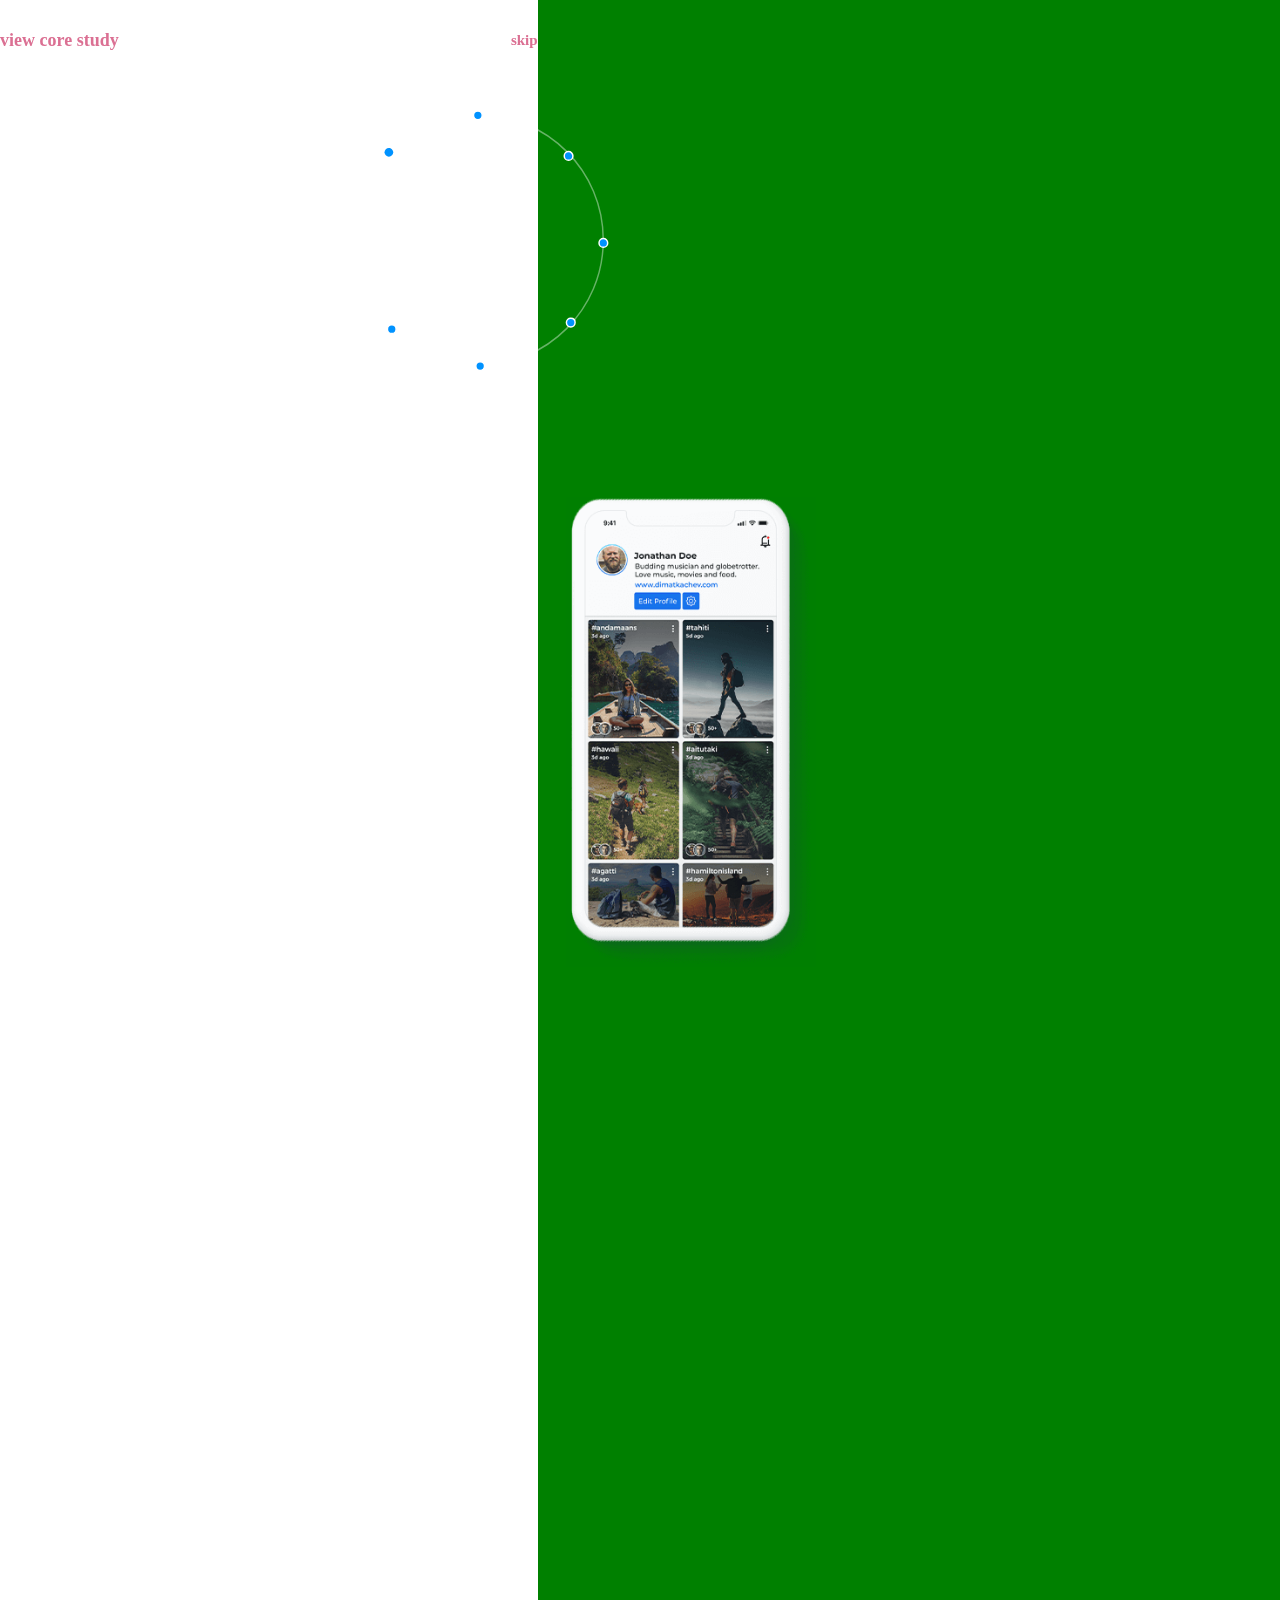
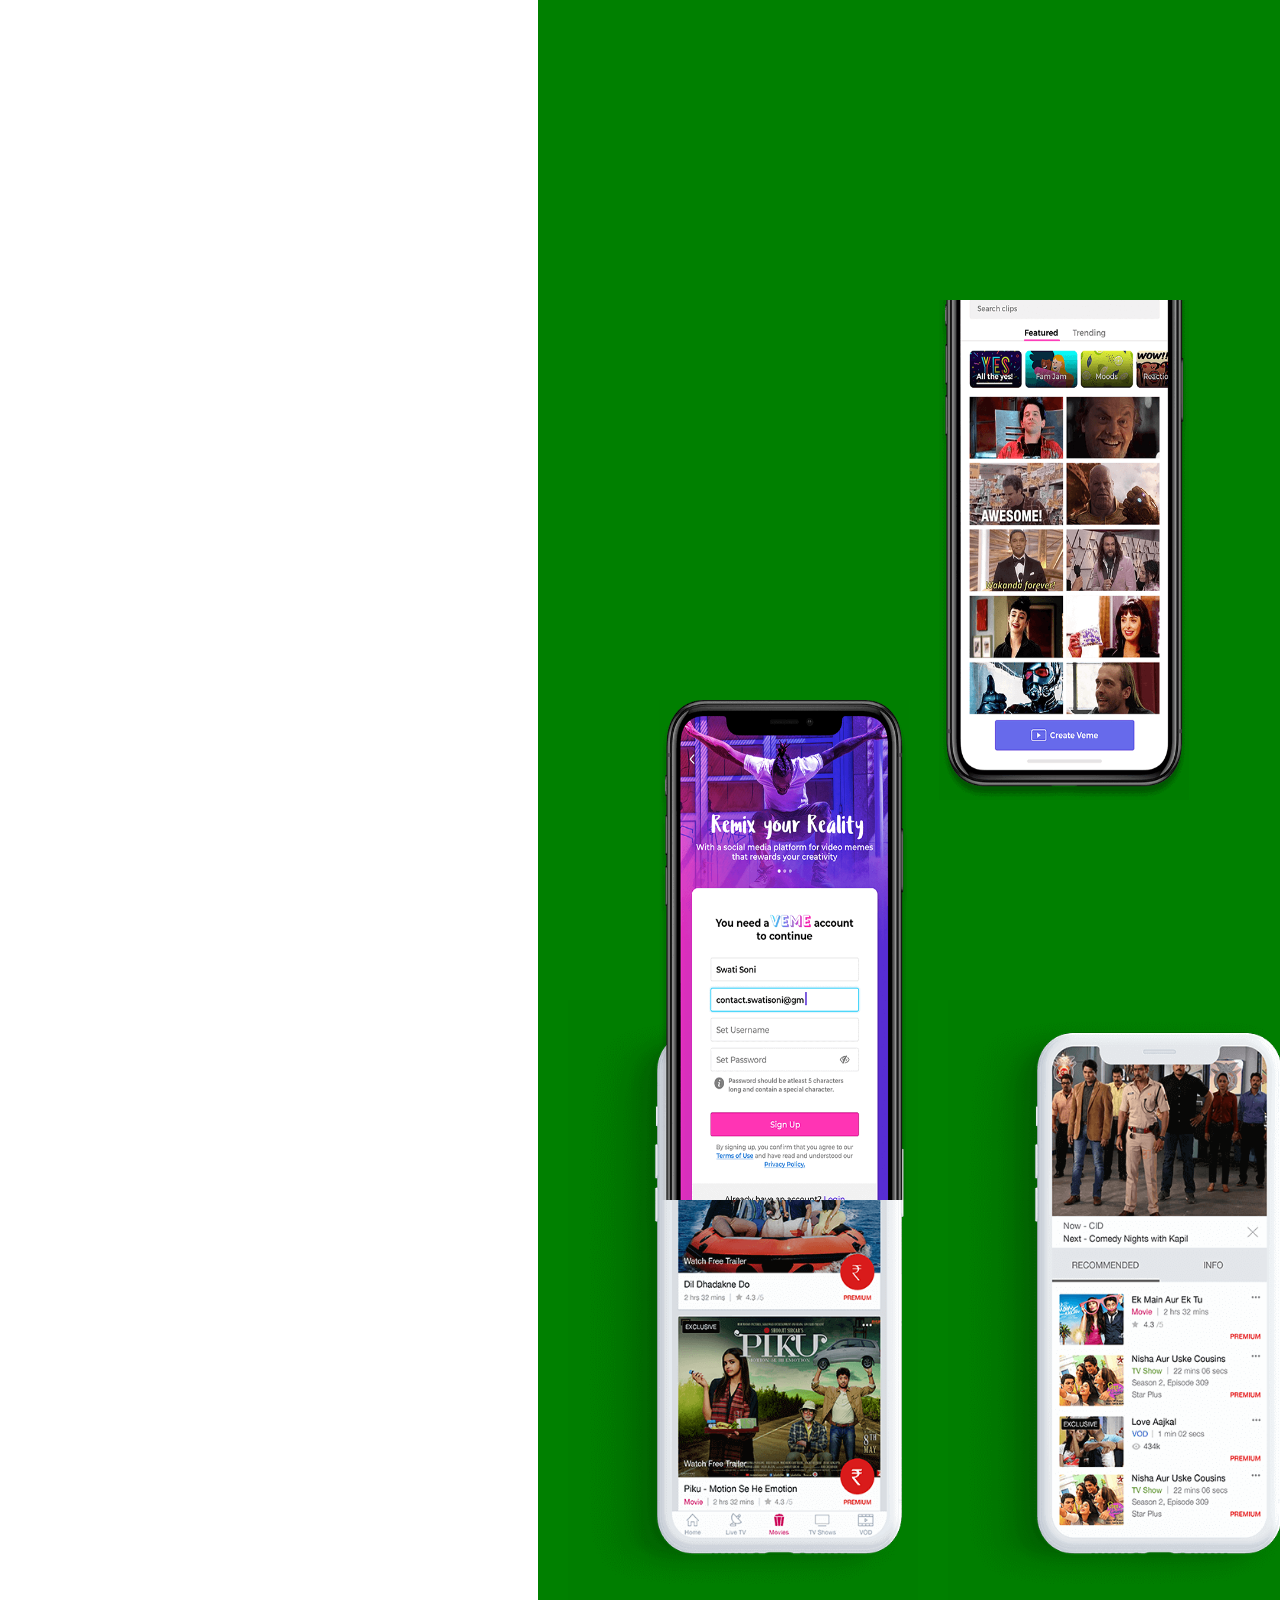
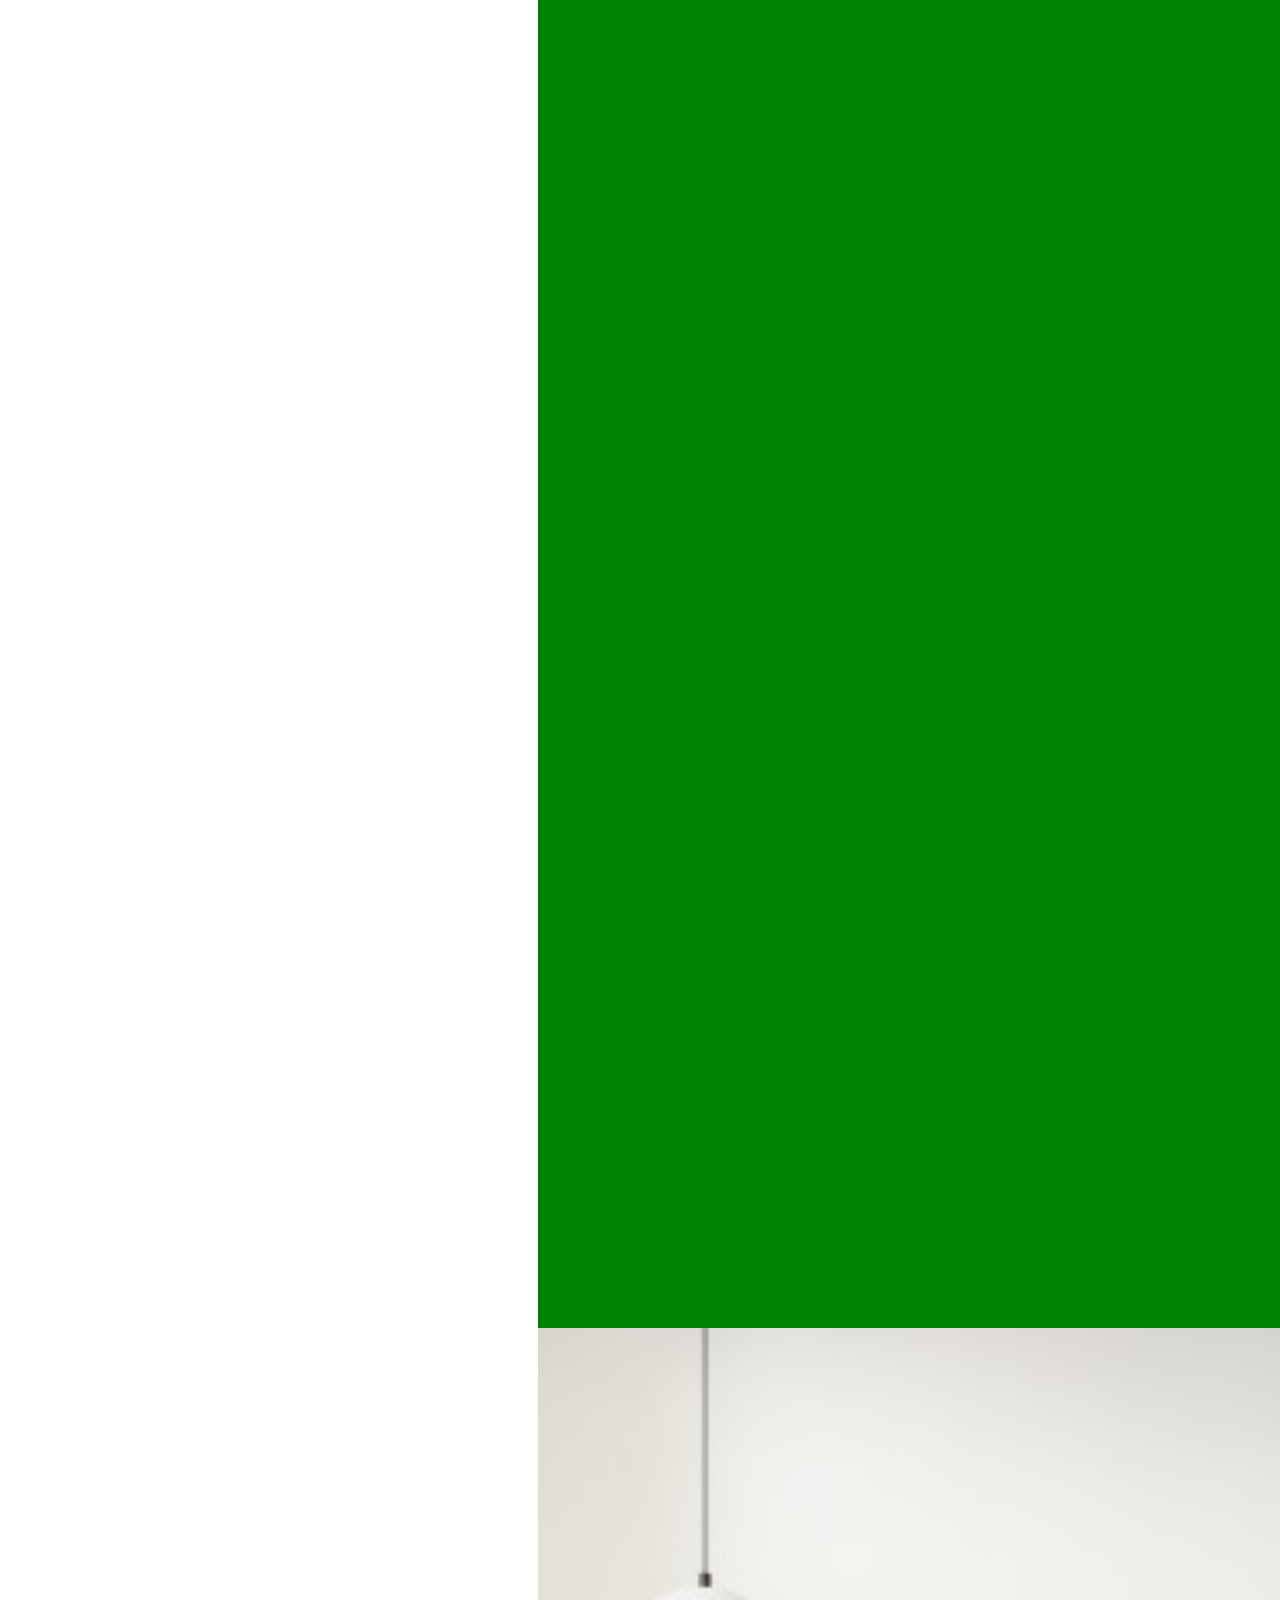
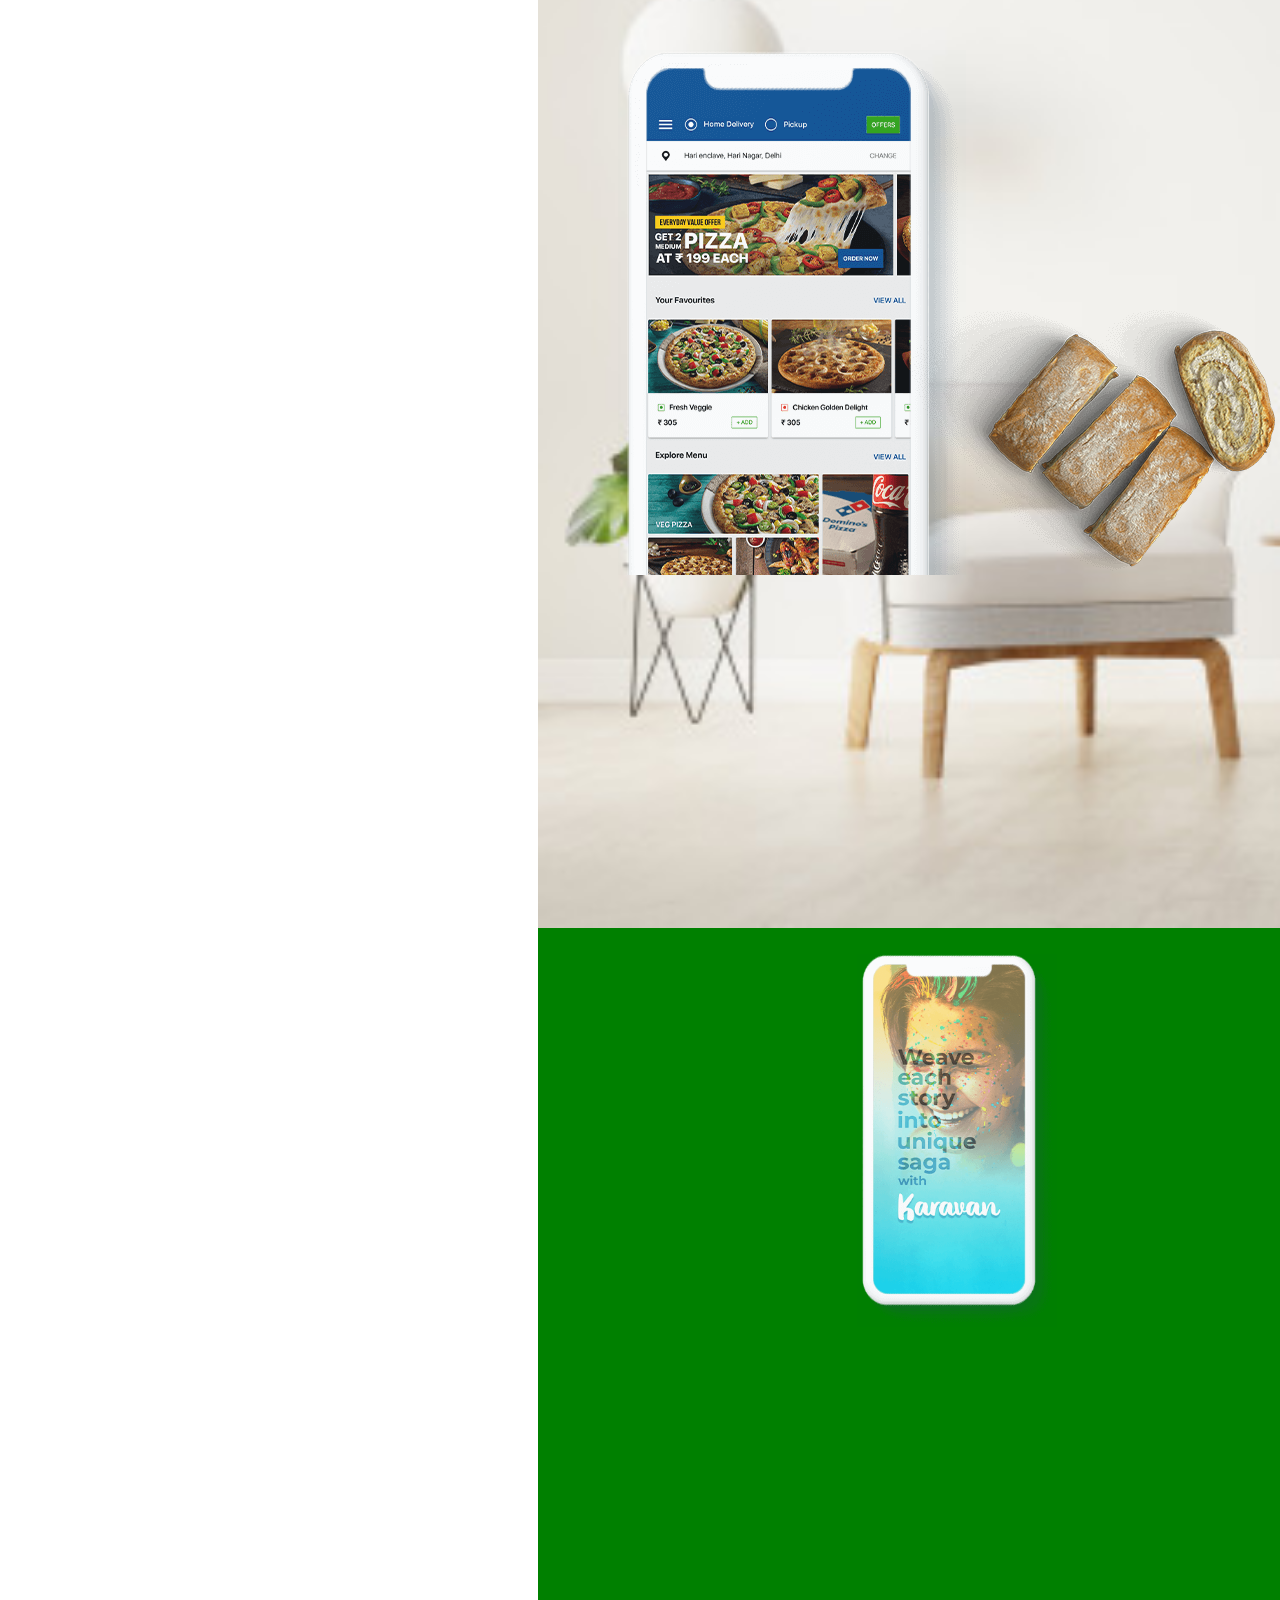
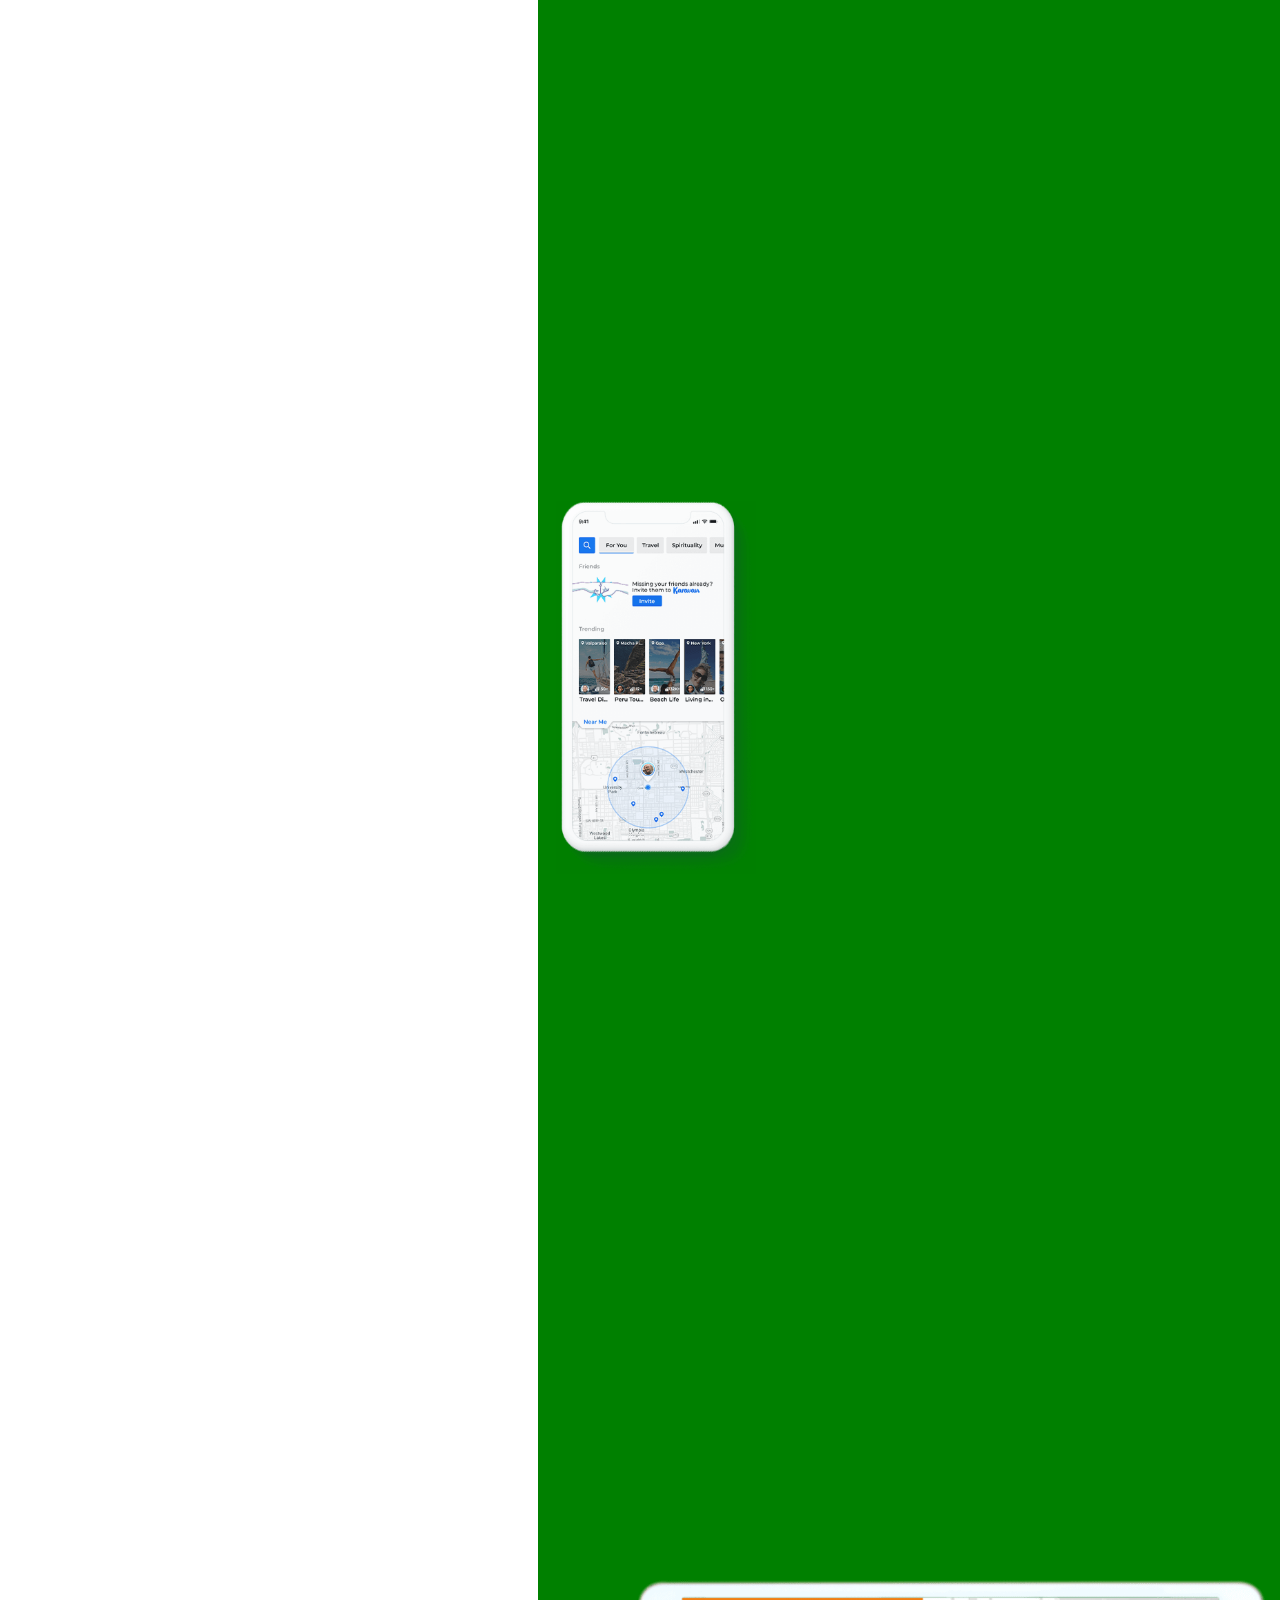
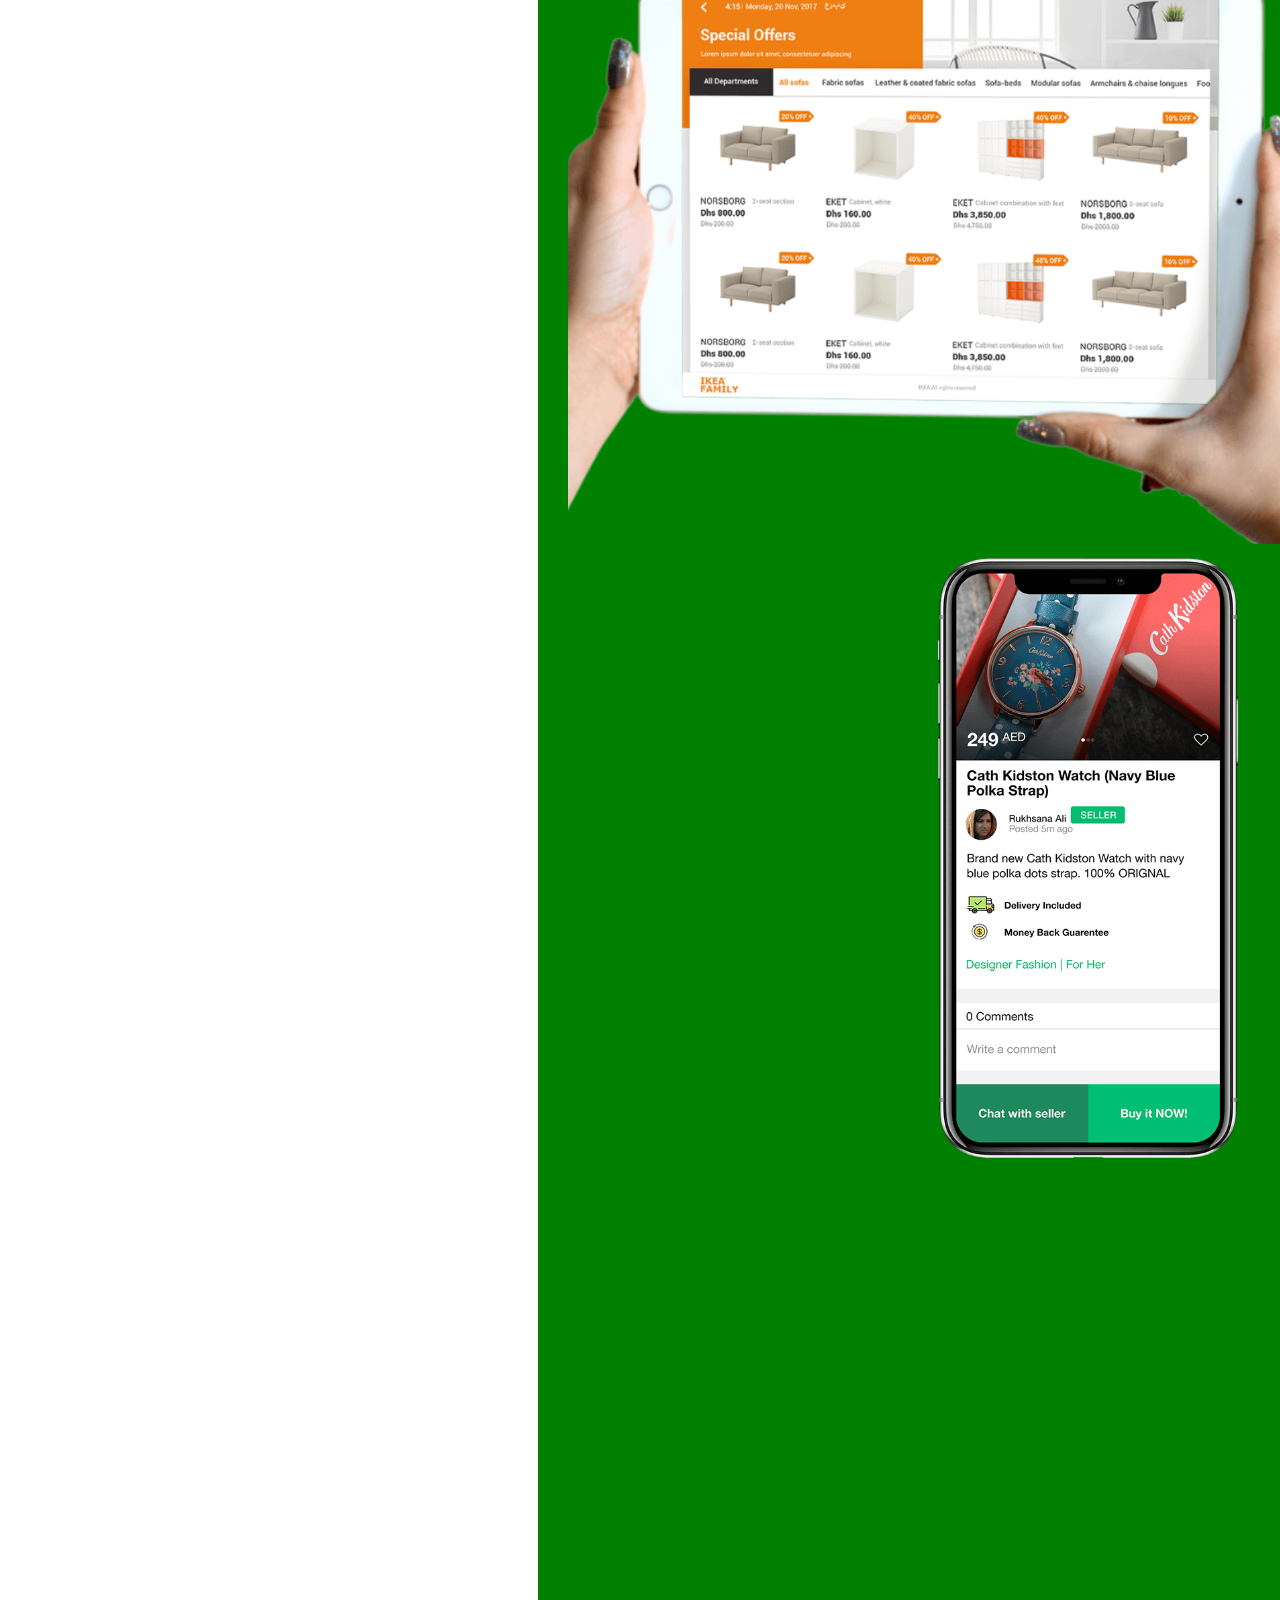
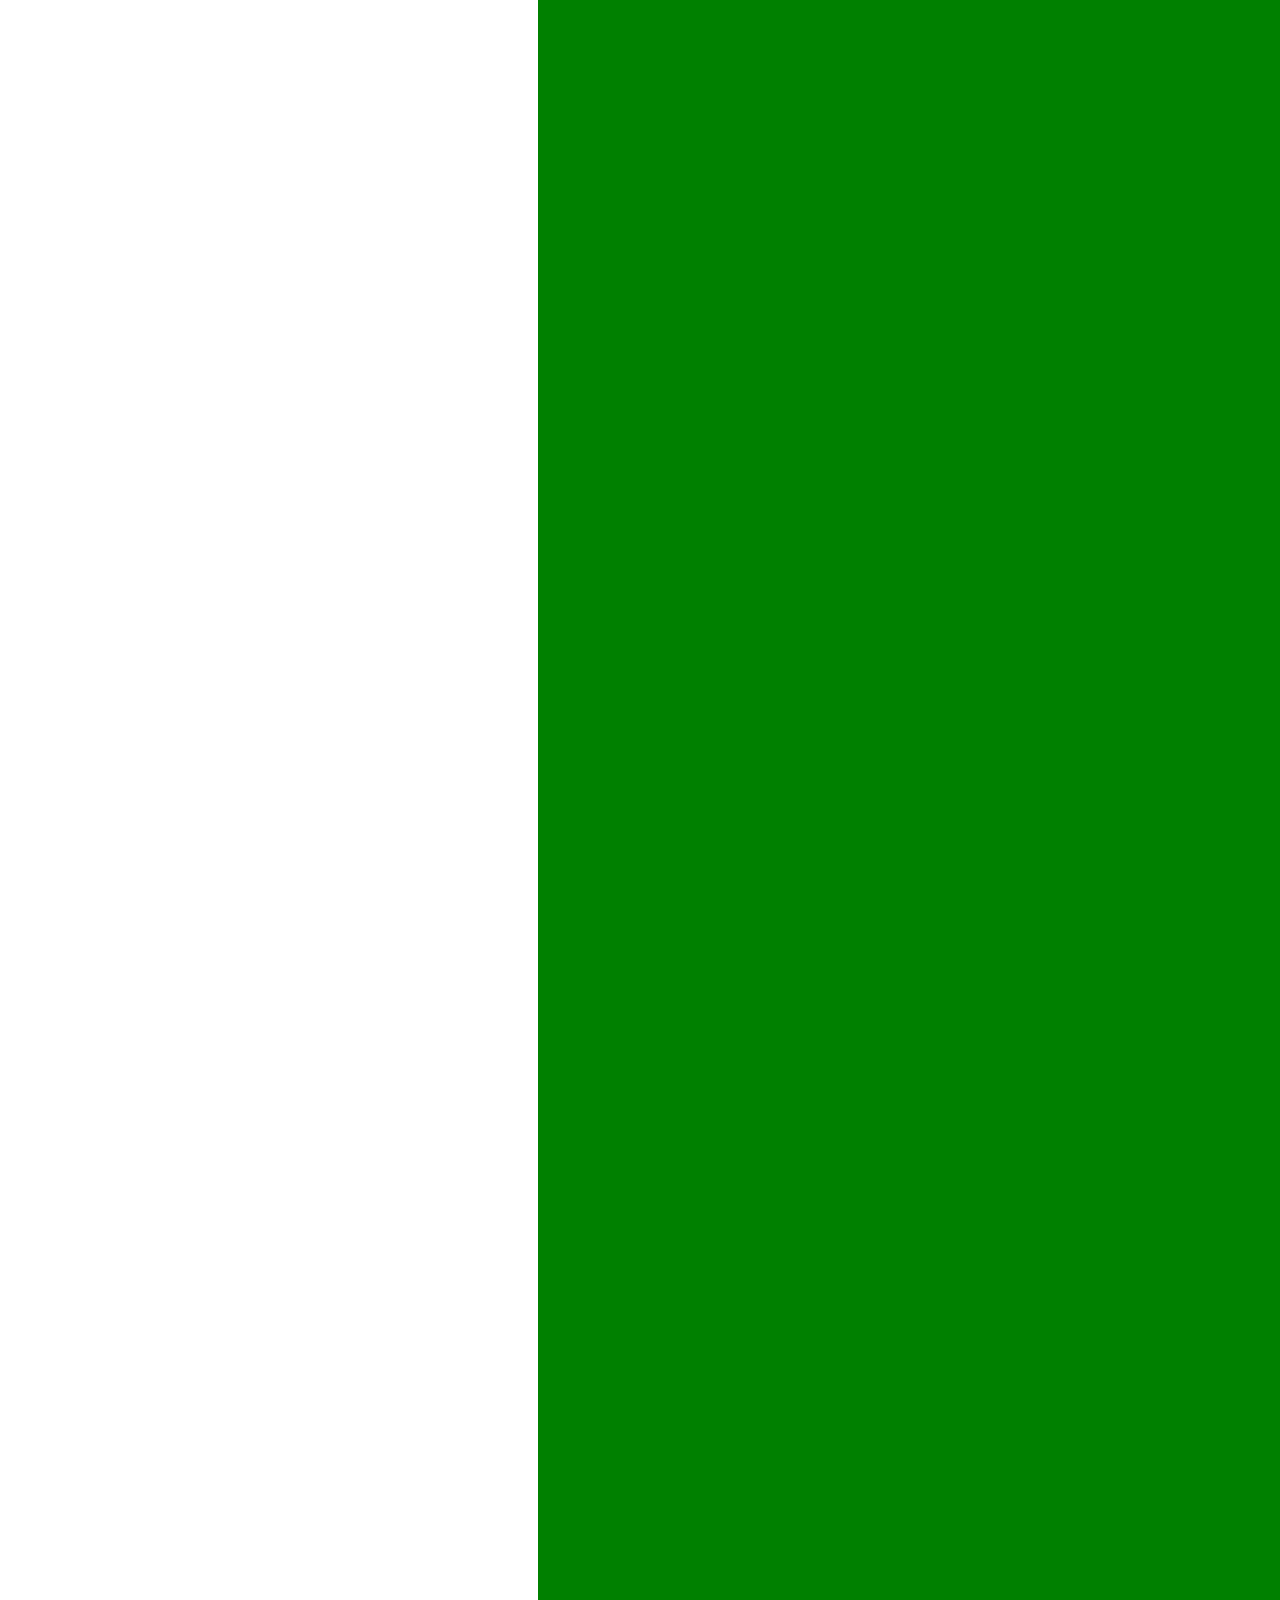
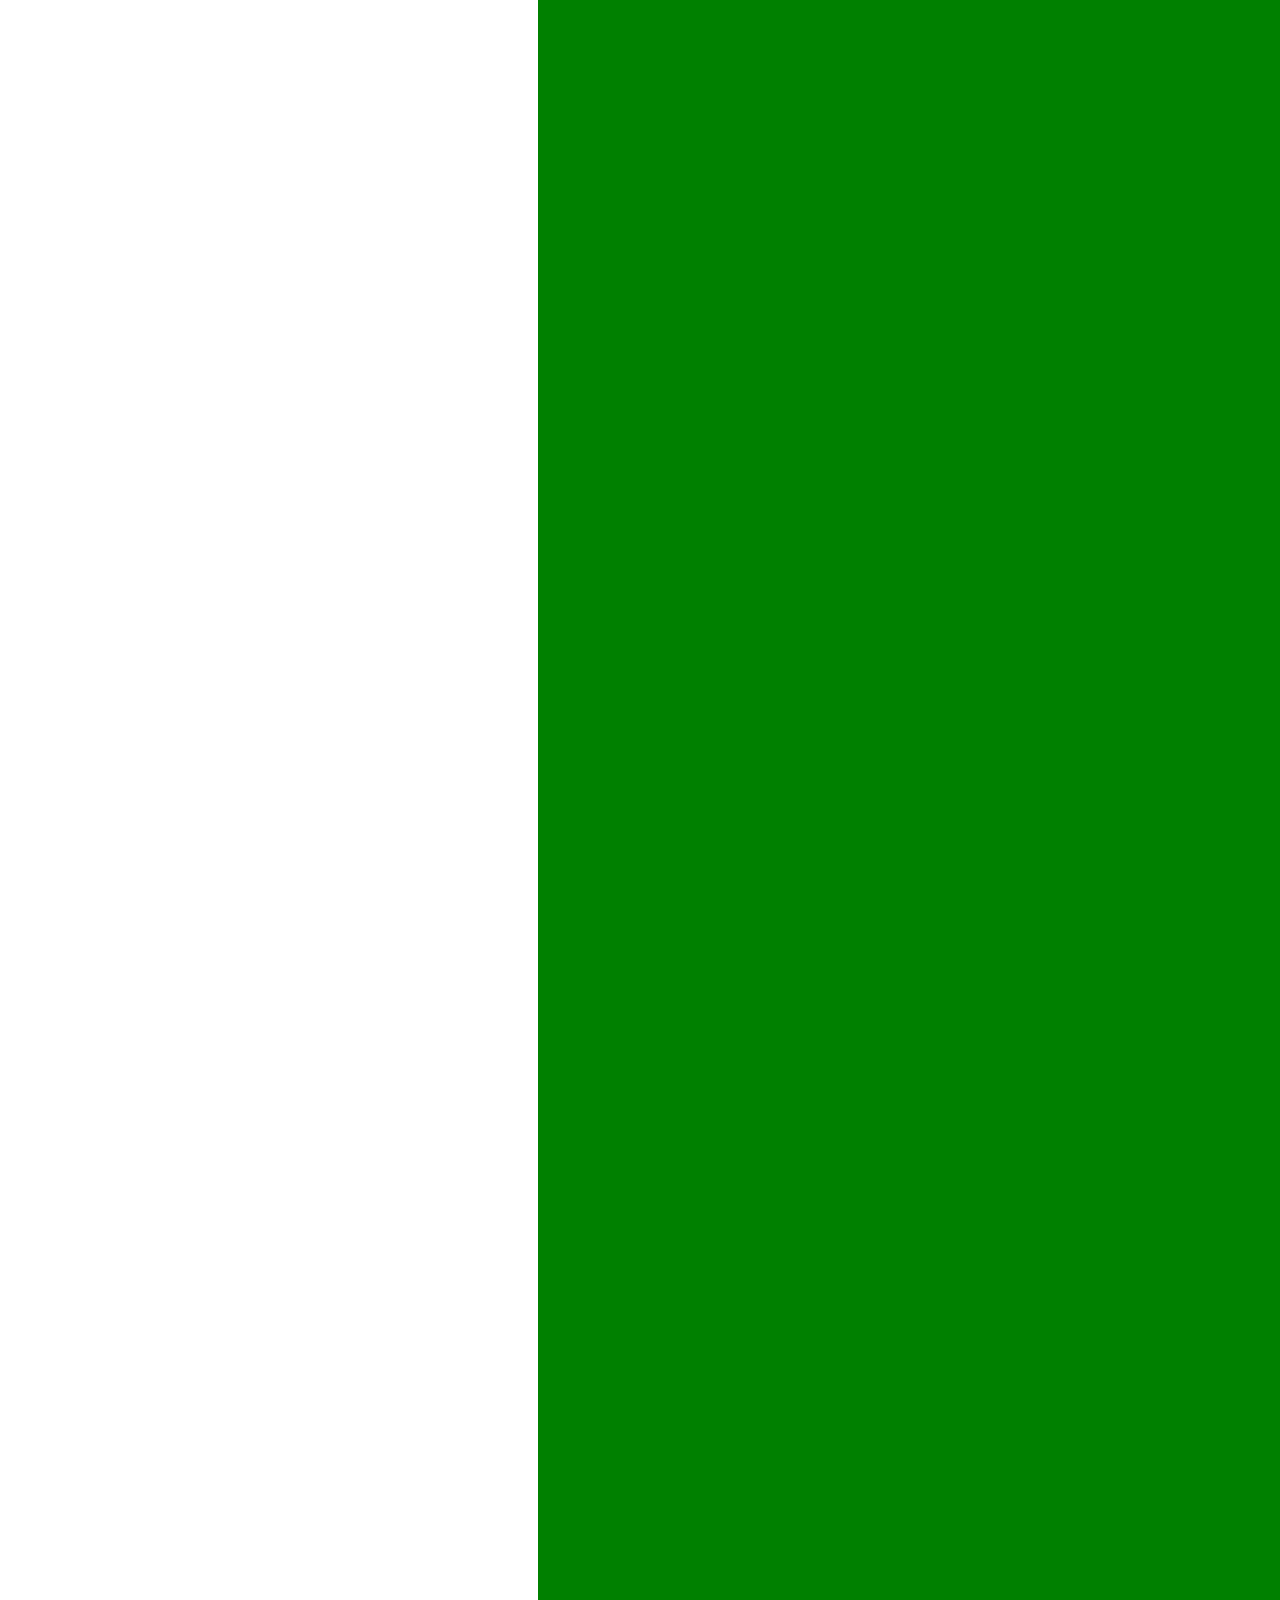
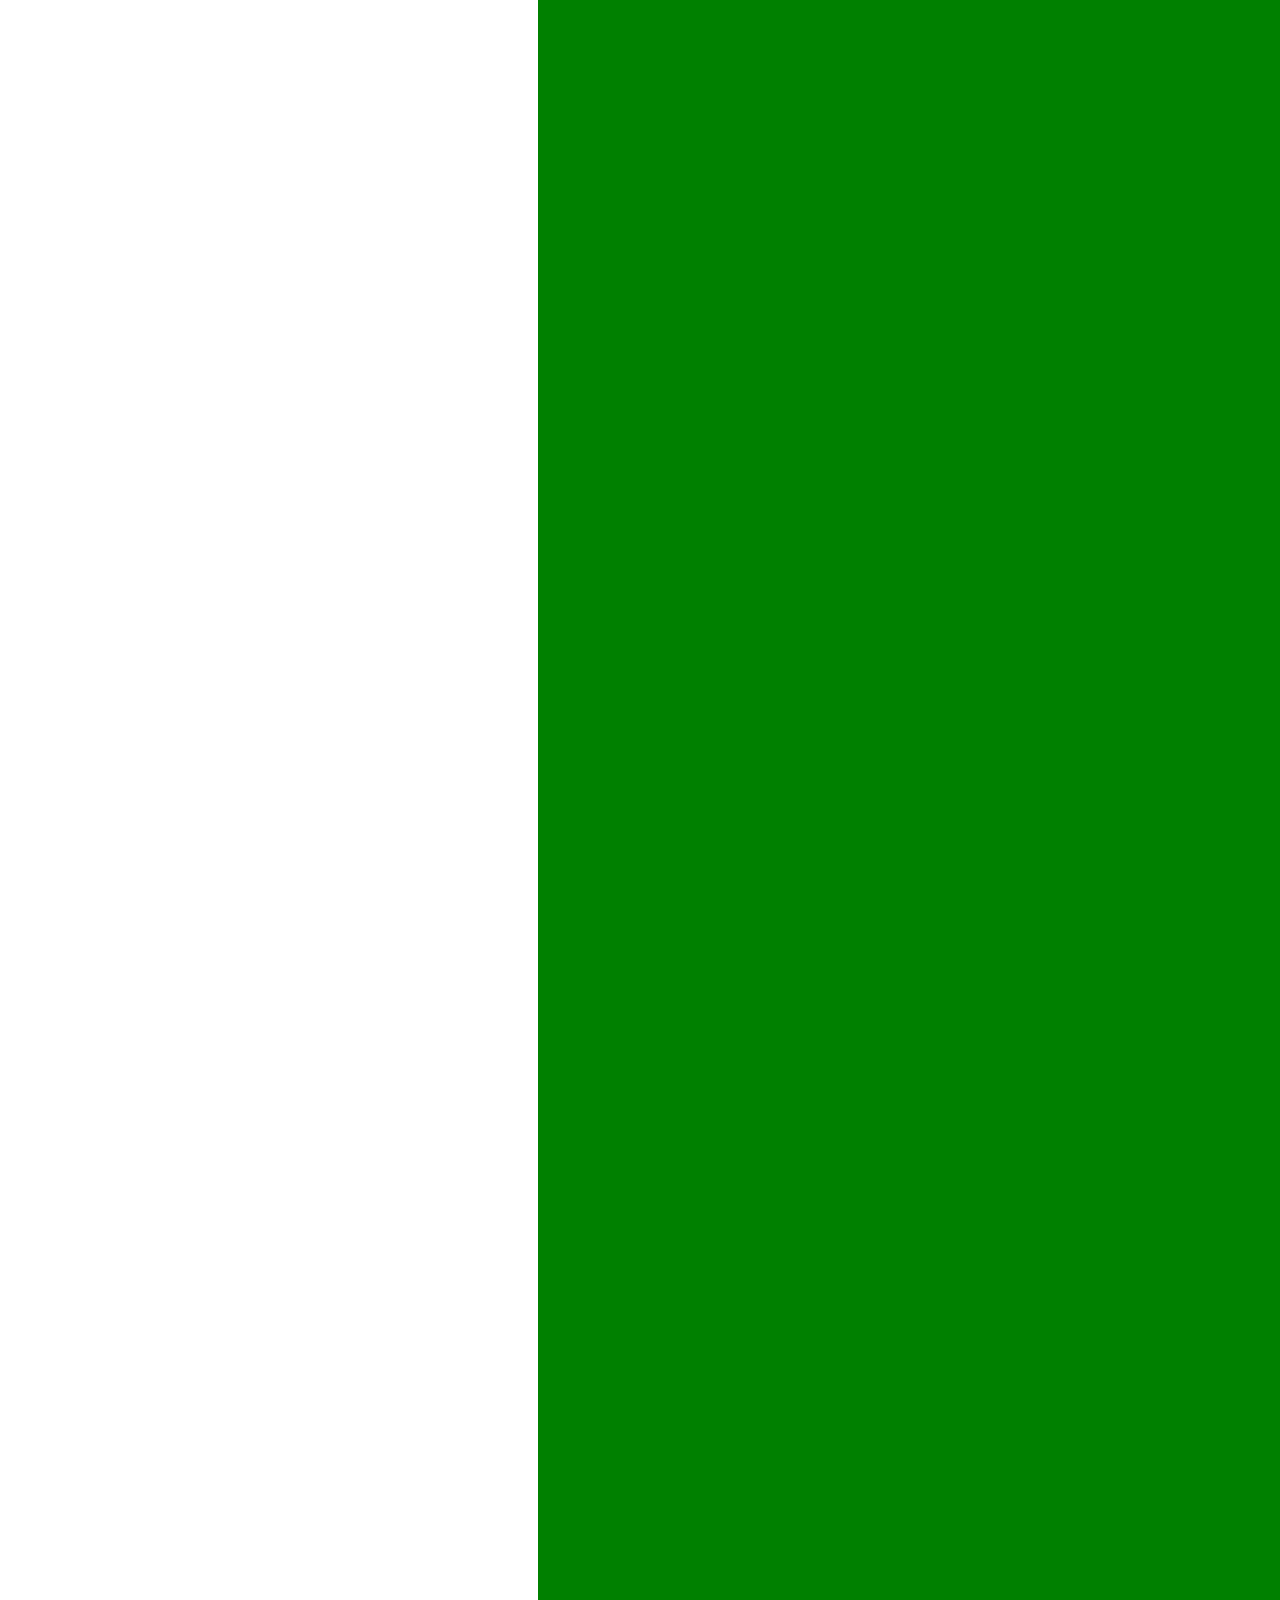
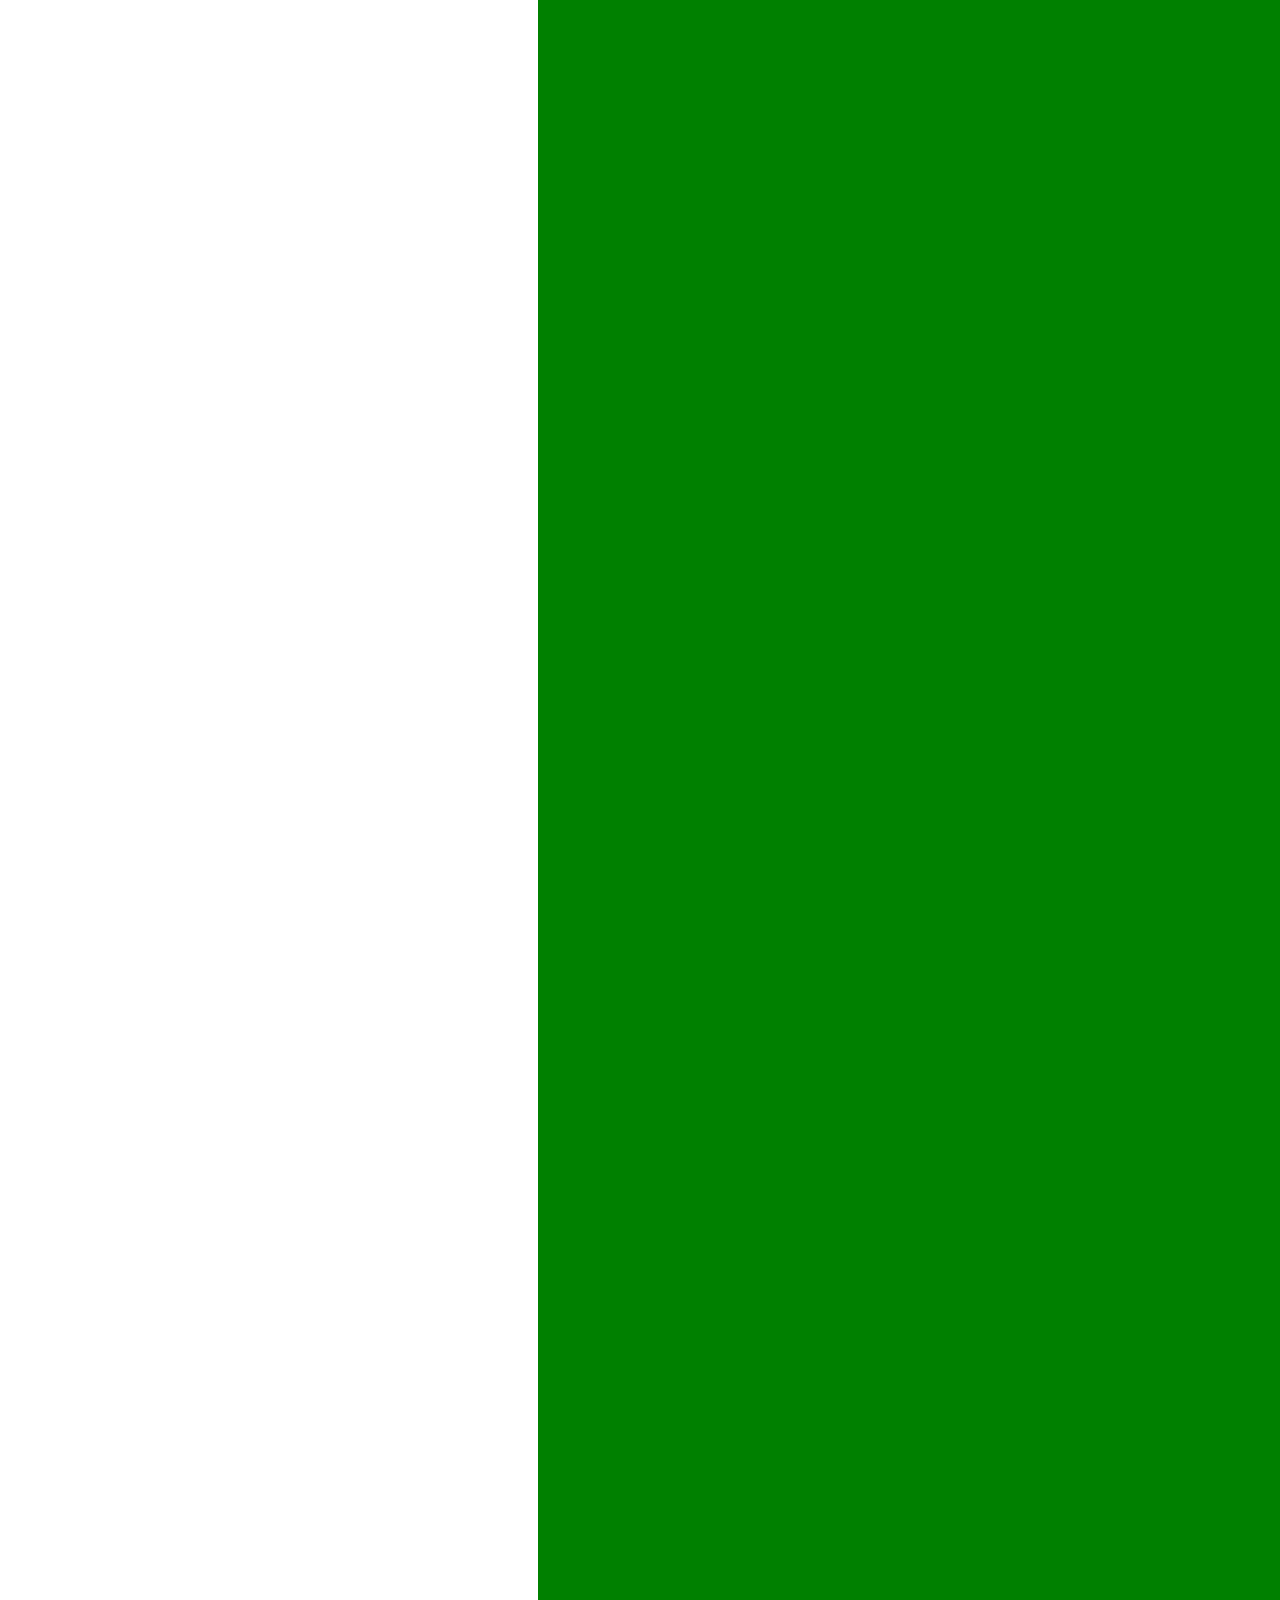
<file: index.html>
<!DOCTYPE html>
<html lang="en">
<head>
    <meta charset="UTF-8">
    <link rel="stylesheet" href="index.css">
    <meta http-equiv="X-UA-Compatible" content="IE=edge">
    <meta name="viewport" content="width=device-width, initial-scale=1.0">
    <title>Document</title>
</head>
<body>
    <div class="main">
        <div class="content2" id="content2">
         
           
            <div class="outline" id="outline">
              
                <img src="svg with paths.svg" alt="" class="svgimage">
                  <div class="text" id="text">
                    <h1>25M+ Downloads</h1>
                    <p class="p2">on oppostore & google playstore</p>
                  </div>
                  <div class="text2" id="text2">
                    <p>The Next Big</p>
                    <h1>Blockchain</h1>
                    <p class="p2">Revolution </p>
                  </div>
                  <div class="text3" id="text3">
                    <p>Redefining</p>
                    <h1>UX Srategy</h1>
                    <p class="p2">and UI design </p>
                  </div>
                  <div class="text4" id="text4">
                    <p>Text Heading</p>
                    <h1>Text Headling</h1>
                    <p class="p2">Footer headline</p>
                  </div>
                  <div class="text5" id="text5">
                    <p>Developing ERP solutions for</p>
                    <h1>Text Headling</h1>
                    <p class="p2">in furniture Industry</p>
                  </div>
                  <div class="text6" id="text6">
                    <p>Beggest Classifields</p>
                    <h1>East Asia</h1>
                    <p class="p2">Countries</p>
                  </div>
                  
             
            </div>
            <div class="about" id="about">
              <img src="world-communication-awards-for-best-digital-experience.png" alt="" class="communication">
              <h1>ABC 123</h1>
              <p>we are the best</p>
              <p>Web developing Company</p>
              <p>In the world</p>
             
            </div>


              <div class="about1" id="about1">
                <!-- <img src="world-communication-awards-for-best-digital-experience.png" alt="" class="communication"> -->
                <h1>ABC 256</h1>
                <p>we are frontened</p>
                <p>Web develope4w Company</p>
                <p>In the world</p>
               
              
              </div>
              <div class="about3" id="about3">
                <!-- <img src="world-communication-awards-for-best-digital-experience.png" alt="" class="communication"> -->
                <h1>ABC 456</h1>
                <p>we are frontened</p>
                <p>Web develope our Company</p>
                <p>In the world</p>
               
              
              </div>

              <div class="about4" id="about4">
                <!-- <img src="world-communication-awards-for-best-digital-experience.png" alt="" class="communication"> -->
                <h1>ABC 567</h1>
                <p>we are frontened</p>
                <p>Web develope our Company</p>
                <p>In the world</p>
               
              
              </div>
              <div class="about5" id="about5">
                <!-- <img src="world-communication-awards-for-best-digital-experience.png" alt="" class="communication"> -->
                <h1>ABC 678</h1>
                <p>we are frontened</p>
                <p>Web develope our Company</p>
                <p>In the world</p>
               
              
              </div>
              <div class="about6" id="about6">
                <img src="mobile-app-of-the-year-by-entrepreneur.png" alt="" class="communication">
                <h1>ABC 23479</h1>
                <p>we are frontened</p>
                <p>Web develope our Company</p>
                <p>In the world</p>
               
              
              </div>
              <div class="skip">
                <h4 class="view">view core study</h4>
                <h5>skip</h5>

              </div>
         
        </div>
        <div class="content3" id="content3" >
          <div class="images2">
            <img src="1.png" alt="" class="imaging1 " id="imaging1" >
          <img src="2.png" alt="" class="imaging2 " id="imaging2">
          </div> 
          <div class="phone2">
            <img src="veme-blockchain-app-developed.png" alt="Bhanuprakash" class="image4" id="imaging4">
            <img src="veme-app-ui-design.png" alt="Bhanuprakash" class="image5" id="imaging5">
          </div>
          <div class="phone3">
            
            <img src="pizza_box.png" alt="" class="pizza" id="pizza">
            <img src="domi-img1.png" alt="" class="image6" id="image6">
            <img src="dominos-bread1.png" alt="" class="bhadam1" id="bhadam1">
            <img src="dominos-bread.png" alt="" class="bhadam" id="bhadam">
            <img src="ux-strategy-for-mobile-app-devlopment.png" alt="" class="image7" id="image7">
          
          </div>
          <div class="phone4">
            <img src="karavan-social-networking-app-screen.png" alt="" class="image8" id="image8">
            <img src="social-networking-app-case-study.png" alt="" class="image9" id="image9">
            <img src="developers-for-social-media-app.png" alt="" class="image10" id="image10">
            <img src="karavan_2.png" alt="" class="image11" id="image11">
            <img src="karavan-social-networking-app-screen-2.png" alt="" class="image12" id="image12">
          </div>
          <div class="phone5">
           
            <img src="erp-app-development-service.png" alt="" class="image13" id="image13">
          </div>
          <div class="phone6">
         
            <img src="melltoo-img2.png" alt="" class="image14" id="image14">
            <img src="melltoo-img1.png" alt="" class="image15" id="image15">
          </div>
          <!-- <img src="phone-mockup.svg" alt="">

          <img src="phone-mockup.svg" alt=""> -->


        </div>
        
    </div>
    <script>
        let image2=document.getElementById('imaging2');
        let image1=document.getElementById('imaging1');
        let content2=document.getElementById('content2');
        let image4 =document.getElementById('imaging4');
        let image5 =document.getElementById('imaging5');
        let outline=document.getElementById('outline');
        let content3=document.getElementById('content3');
        let pizza=document.getElementById('pizza');
        let image6=document.getElementById('image6');
        let bhadam1=document.getElementById('bhadam1');
        let bhadam = document.getElementById('bhadam');
        let image7= document.getElementById('image7');
        let image8=document.getElementById('image8');
        let image9=document.getElementById('image9');
        let image10=document.getElementById('image10');
        let image11=document.getElementById('image11');
        let image12=document.getElementById('image12');
        let image13=document.getElementById('image13');
        let image14=document.getElementById('image14');
        let image15=document.getElementById('image15');
        let text=document.getElementById('text');
        let text2=document.getElementById('text2');
        let text3=document.getElementById('text3');
        let text4=document.getElementById('text4');
        let text5=document.getElementById('text5');
        let text6=document.getElementById('text6');
        let about=document.getElementById('about');
        let about1=document.getElementById('about1');
        let about3=document.getElementById('about3');
        let about4=document.getElementById('about4');
        let about5=document.getElementById('about5');
        let about6=document.getElementById('about6');


        var count=0;
        window.addEventListener('scroll',()=>{
            const triggerBotton= window.innerHeight / 5 *4;
            const imagetop1=image1.getBoundingClientRect().top;
            const imagetop2=image2.getBoundingClientRect().top;
            console.log("image1top"+imagetop1);
            console.log("image2top"+imagetop2);
            console.log("triggerbooton"+triggerBotton);
           let value= window.scrollY;
           console.log("value is"+ value);  
            
            if(value>-2 && value<528)
            {
              image1.style=`visibility:visible;`
              image2.style=`visibility:visible;`
              image1.classList.add('show');
              image2.classList.add('show');
              count++;
              console.log("count is"+count);
              content2.style=`background-color: blueviolet;`
              outline.style=`background-color: blueviolet;`
              content3.style=` background-color:rgb(206, 218, 220);`;
              text2.classList.remove('text22');
              about1.classList.remove('about21');
              text.classList.add('text21');
              about.classList.add('aboutadd');
              text3.classList.remove('text23');
              about3.classList.remove('about23');
              
              
            
              
              

              
            }
            else
            {
              image1.classList.remove('show');
              image2.classList.remove('show');
            
                image1.style=`visibility:hidden;`
              image2.style=`visibility:hidden;`
             
              
              console.log("Bhanuprakash");
            }
            
            if(value>750 && value <1180)
            {
              image4.style=`visibility:visible;`
              image5.style=`visibility:visible;`
              // image5.classList.remove('image5')
              image5.style = 'transform : translateY(-120%);';
              image4.style = 'transform : translateY(-30%);';
              content2.style=`background-color: rgb(63, 63, 231);`
              outline.style=`background-color: rgb(63, 63, 231);`
              content3.style=`background-color: rgb(12, 12, 77);`;
              text.classList.remove('text21');
              text2.classList.add('text22');
              about.classList.remove('aboutadd')
              about1.classList.add('about21');
              text3.classList.remove('text23');
              about3.classList.remove('about23');

              
              
              
              
              // image5.classList.add('show2');
            }
            else{
              image5.style='transform:translateY(-400%);';
              image4.style='transform:translateY(380%);';
              
                image4.style=`visibility:hidden;`
              image5.style=`visibility:hidden;`
           
              
             
             

            }
            if(value>1400 && value<2162)
            {
              image6.style=`visibility:visible;`
              image7.style=`visibility:visible;`
              bhadam.style=`visibility:visible;`
              bhadam1.style=`visibility:visible;`
              pizza.classList.add('pizza2');
             
              image6.classList.add('image62');
              bhadam1.classList.add('bhadam12');
              bhadam.classList.add('bhadam2');
              image7.classList.add('image72');
              content2.style=`background-color: rgb(53, 59, 77);`
              outline.style=`background-color: rgb(53, 59, 77);
              
              `
              content3.style=`background-color:black;`;

              text2.classList.remove('text22');
              about1.classList.remove('about21');
              text3.classList.add('text23');
              about3.classList.add('about23');
              text4.classList.remove('text24');
              about4.classList.remove('about24');
            }
            else{
              pizza.classList.remove('pizza2');
              image6.classList.remove('image62');
              bhadam1.classList.remove('bhadam12');
              bhadam.classList.remove('bhadam2');
              image7.classList.remove('image72');
              image6.style=`visibility:hidden;`
              image7.style=`visibility:hidden;`
              bhadam.style=`visibility:hidden;`
              bhadam1.style=`visibility:hidden;`
            }
            if(value>2485 && value<3000)
            {
              image8.style=`visibility:visible;`;
              image9.style=`visibility:visible;`;
               image10.style=`visibility:visible;`;
               image11.style=`visibility:visible;`;
               image12.style=`visibility:visible;`;
              image8.classList.add('image28');
              image9.classList.add('image29');
              image10.classList.add('image210');
              image11.classList.add('image211');
              image12.classList.add('image212');
              content3.style=`background-color:skyblue;`;
              content2.style=`background-color:blue;`
              outline.style=`background-color: blue;`
              text3.classList.remove('text23');
              about3.classList.remove('about23');
              text4.classList.add('text24');
              about4.classList.add('about24');
              text5.classList.remove('text25');
              about5.classList.remove('about25');
              
            }
            else{
              image8.classList.remove('image28');
              image9.classList.remove('image29');
              image10.classList.remove('image210');
              image11.classList.remove('image211');
              image12.classList.remove('image212');

            }
            if(value>3350 && value<3934)
            {
              image13.style=`visibility:visible;`;
              image13.classList.add('image213'); 
              content2.style=`background-color:blue;`
              outline.style=`background-color: blue;`
              text4.classList.remove('text24');
              about4.classList.remove('about24');
              text5.classList.add('text25');
              about5.classList.add('about25');
              text6.classList.remove('text26');
              about6.classList.remove('about26');
            }
            else{
              image13.classList.remove('image213');
            }
            if(value > 4557 && value < 4947)
            {
              image14.style=`visibility:visible;`;
              image15.style=`visibility:visible;`;
              image14.classList.add('image214');
              image15.classList.add('image215');
             
              content2.style=`background-color:green;`
              outline.style=`background-color: green;`
              content3.style=`background-color:rgb(106, 187, 106);`;
              text5.classList.remove('text25');
              about5.classList.remove('about25');
              text6.classList.add('text26');
              about6.classList.add('about26');
            }
            else{
              image14.classList.remove('image214');
              image15.classList.remove('image215');
            }

            if(value >5376)
            {
               image8.style=`visibility:hidden;`;
               image9.style=`visibility:hidden;`;
               image10.style=`visibility:hidden;`;
               image11.style=`visibility:hidden;`;
               image12.style=`visibility:hidden;`;
               image13.style=`visibility:hidden;`;
               image14.style=`visibility:hidden;`;
               image15.style=`visibility:hidden;`;
               
            }
            // }


                // image1.classList.add('show');
          // if(imagetop1 < 2300 && imagetop2 < -2400 )
          // {
          //   image1.classList.add('show');
          //   image2.classList.add('show');

            
          // }
          // if(imagetop1 <-200 && im   agetop2 <-200)

          // {
          //   image1.classList.add('show');
          //   image2.classList.add('show');
          // }

          // if(imagetop1  > triggerBotton)
          // {
          //   image1.classList.add('show');
          //  image2.classList.add('show');
          // }
          // else
          // {
          //   image1.classList.remove('show');
          //  image2.classList.remove('show');
          // }
           
            
        })
    </script>
</body>
</html>
</file>
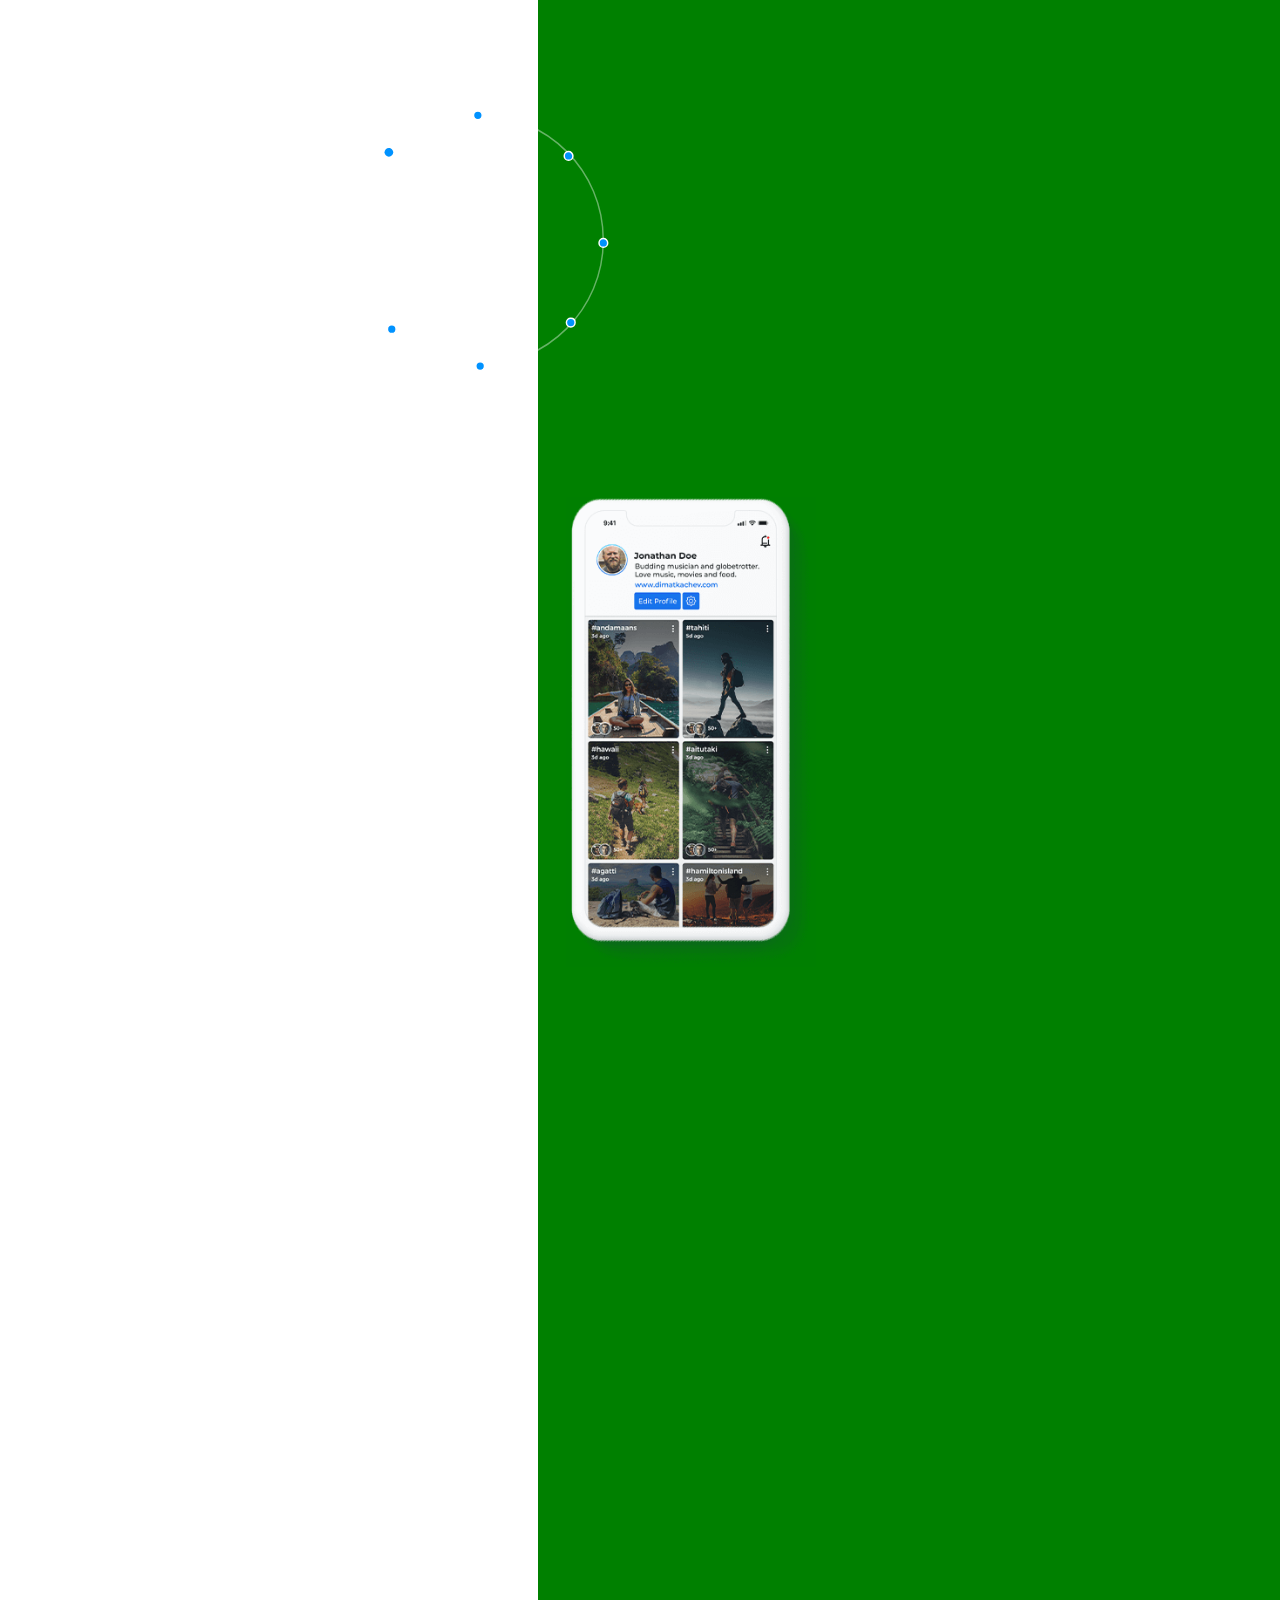
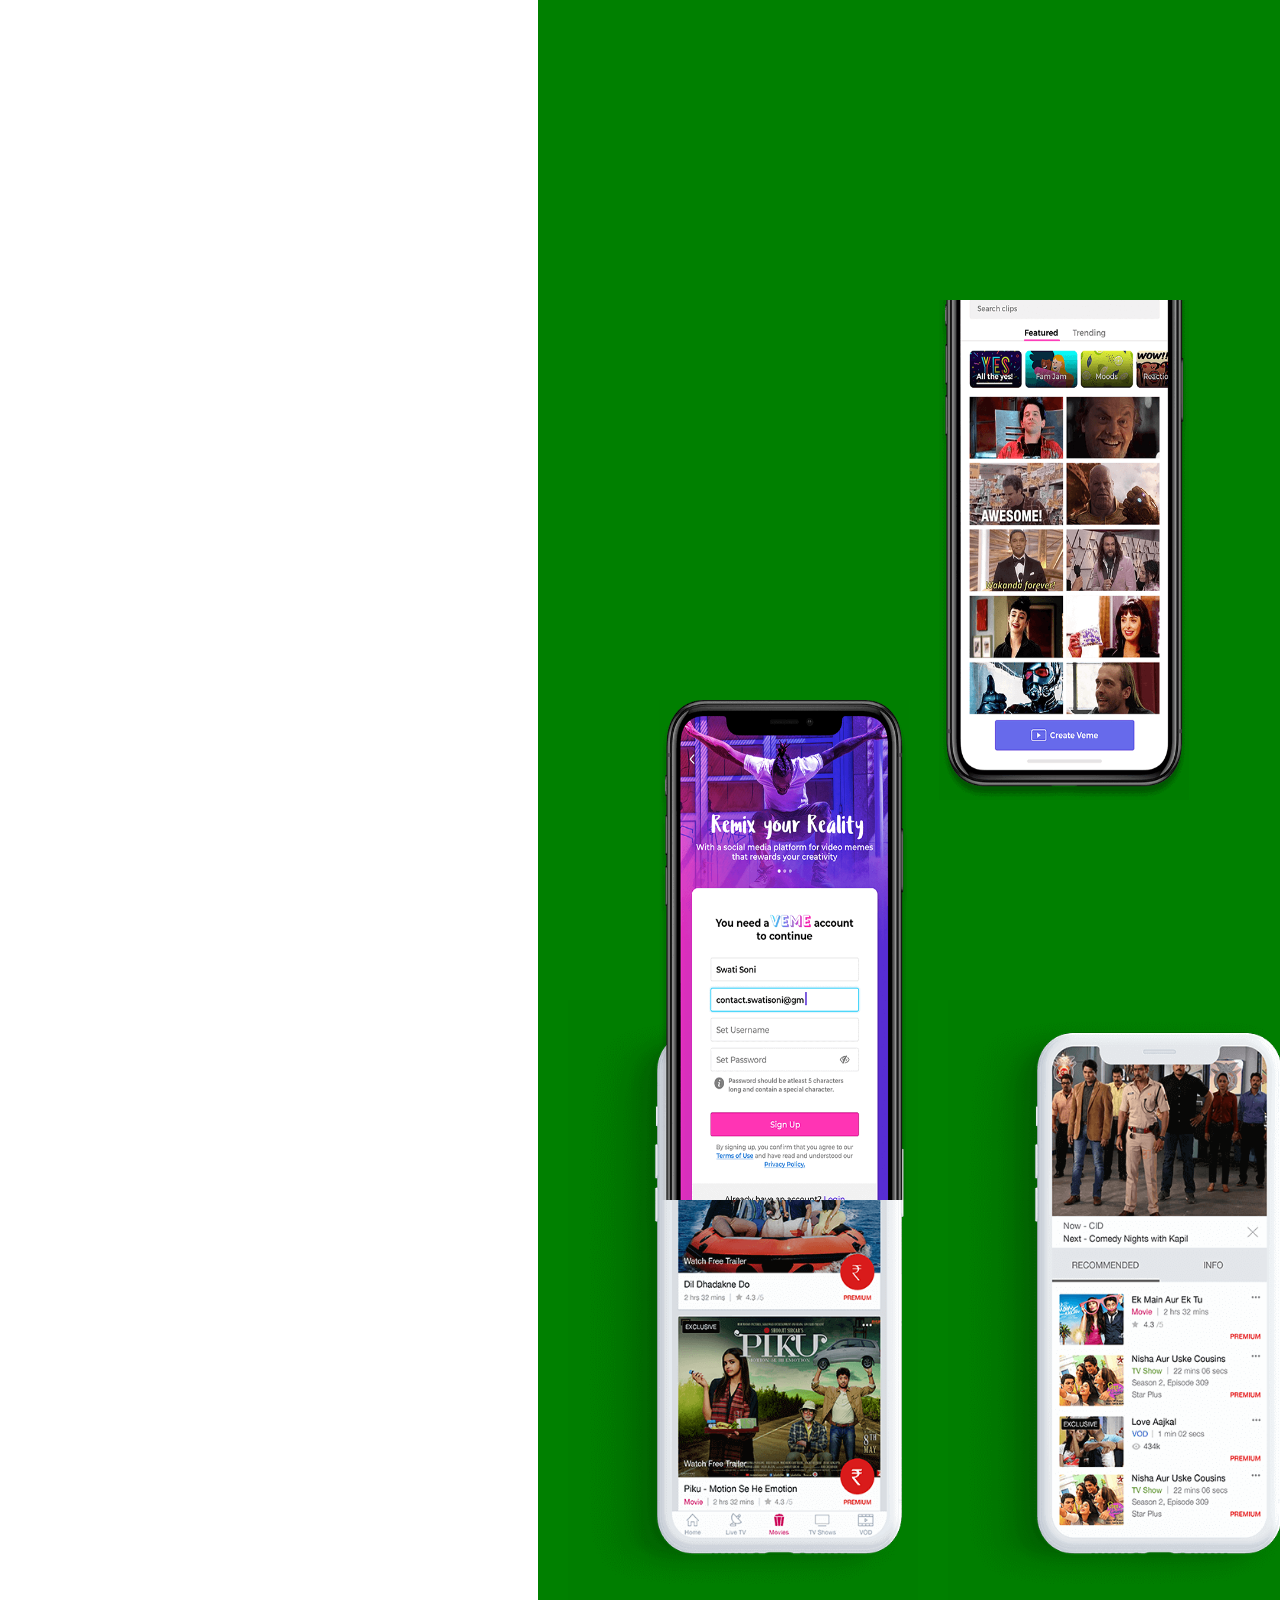
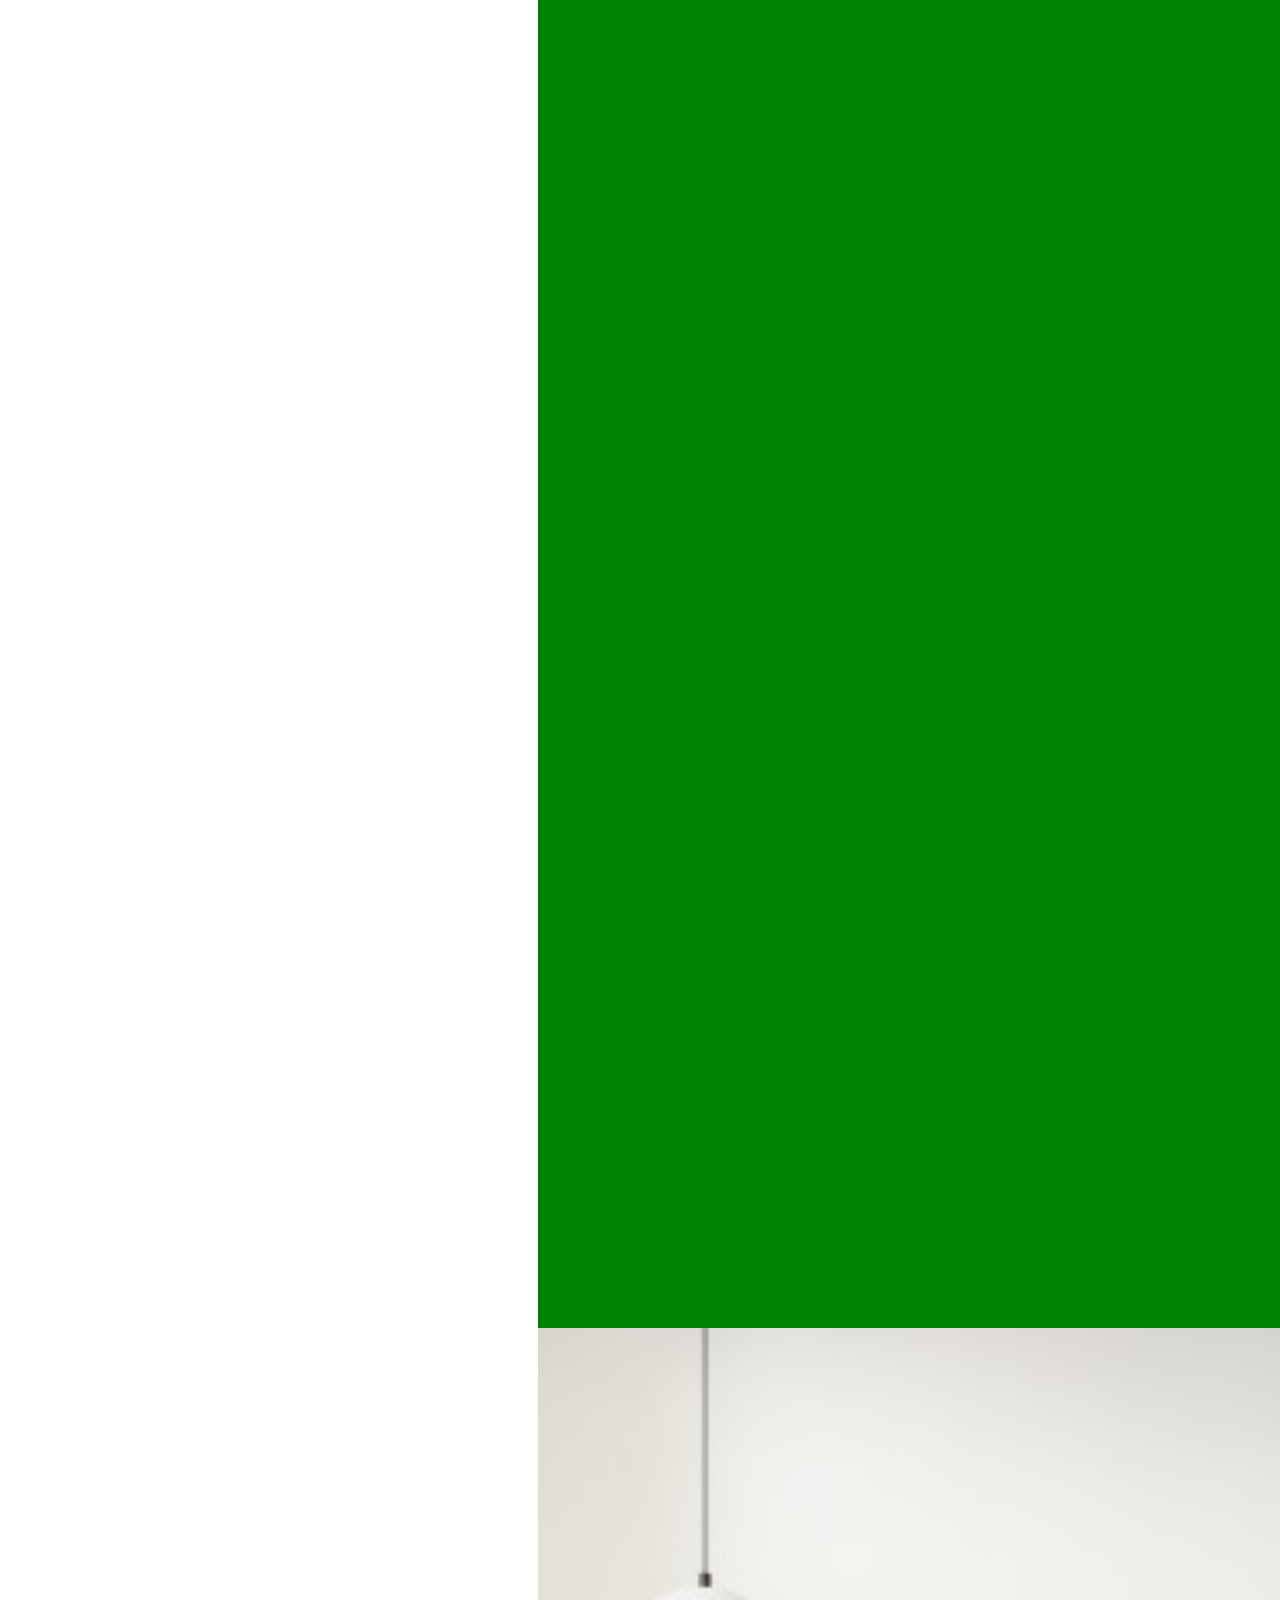
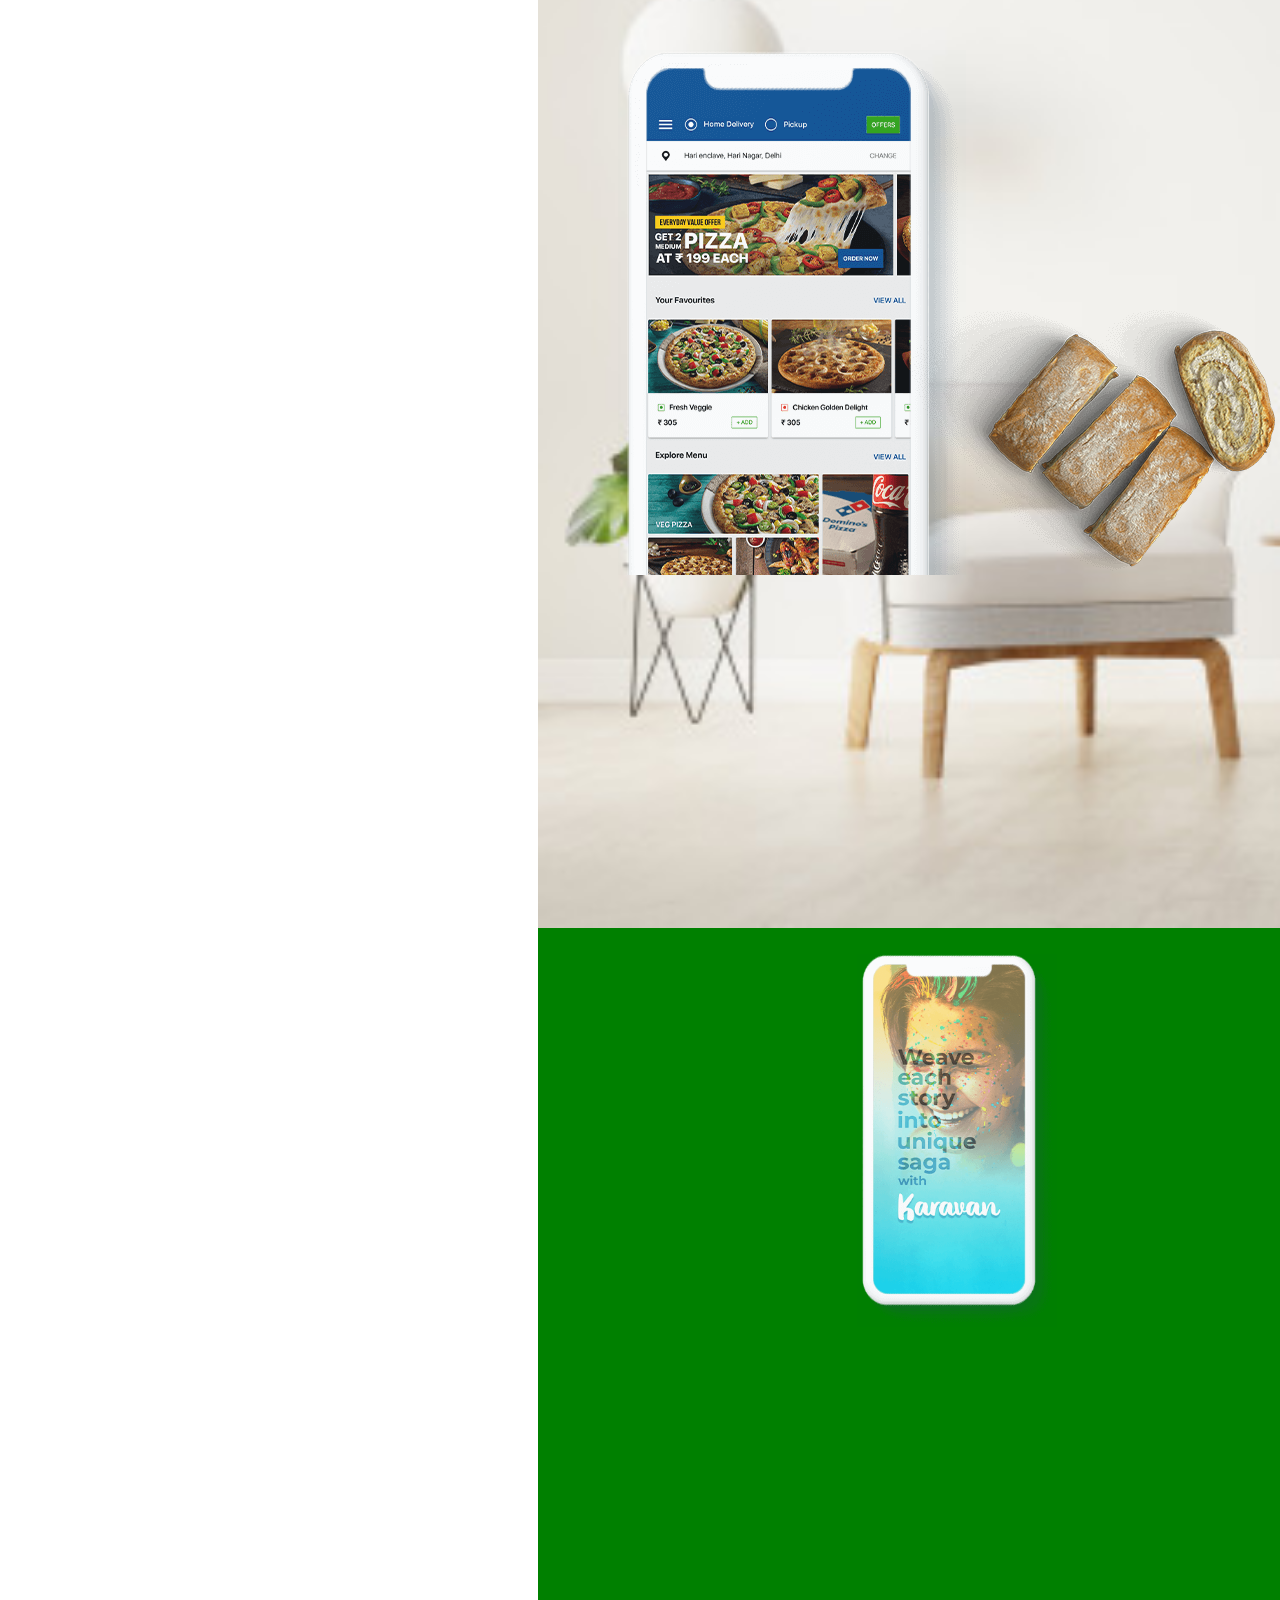
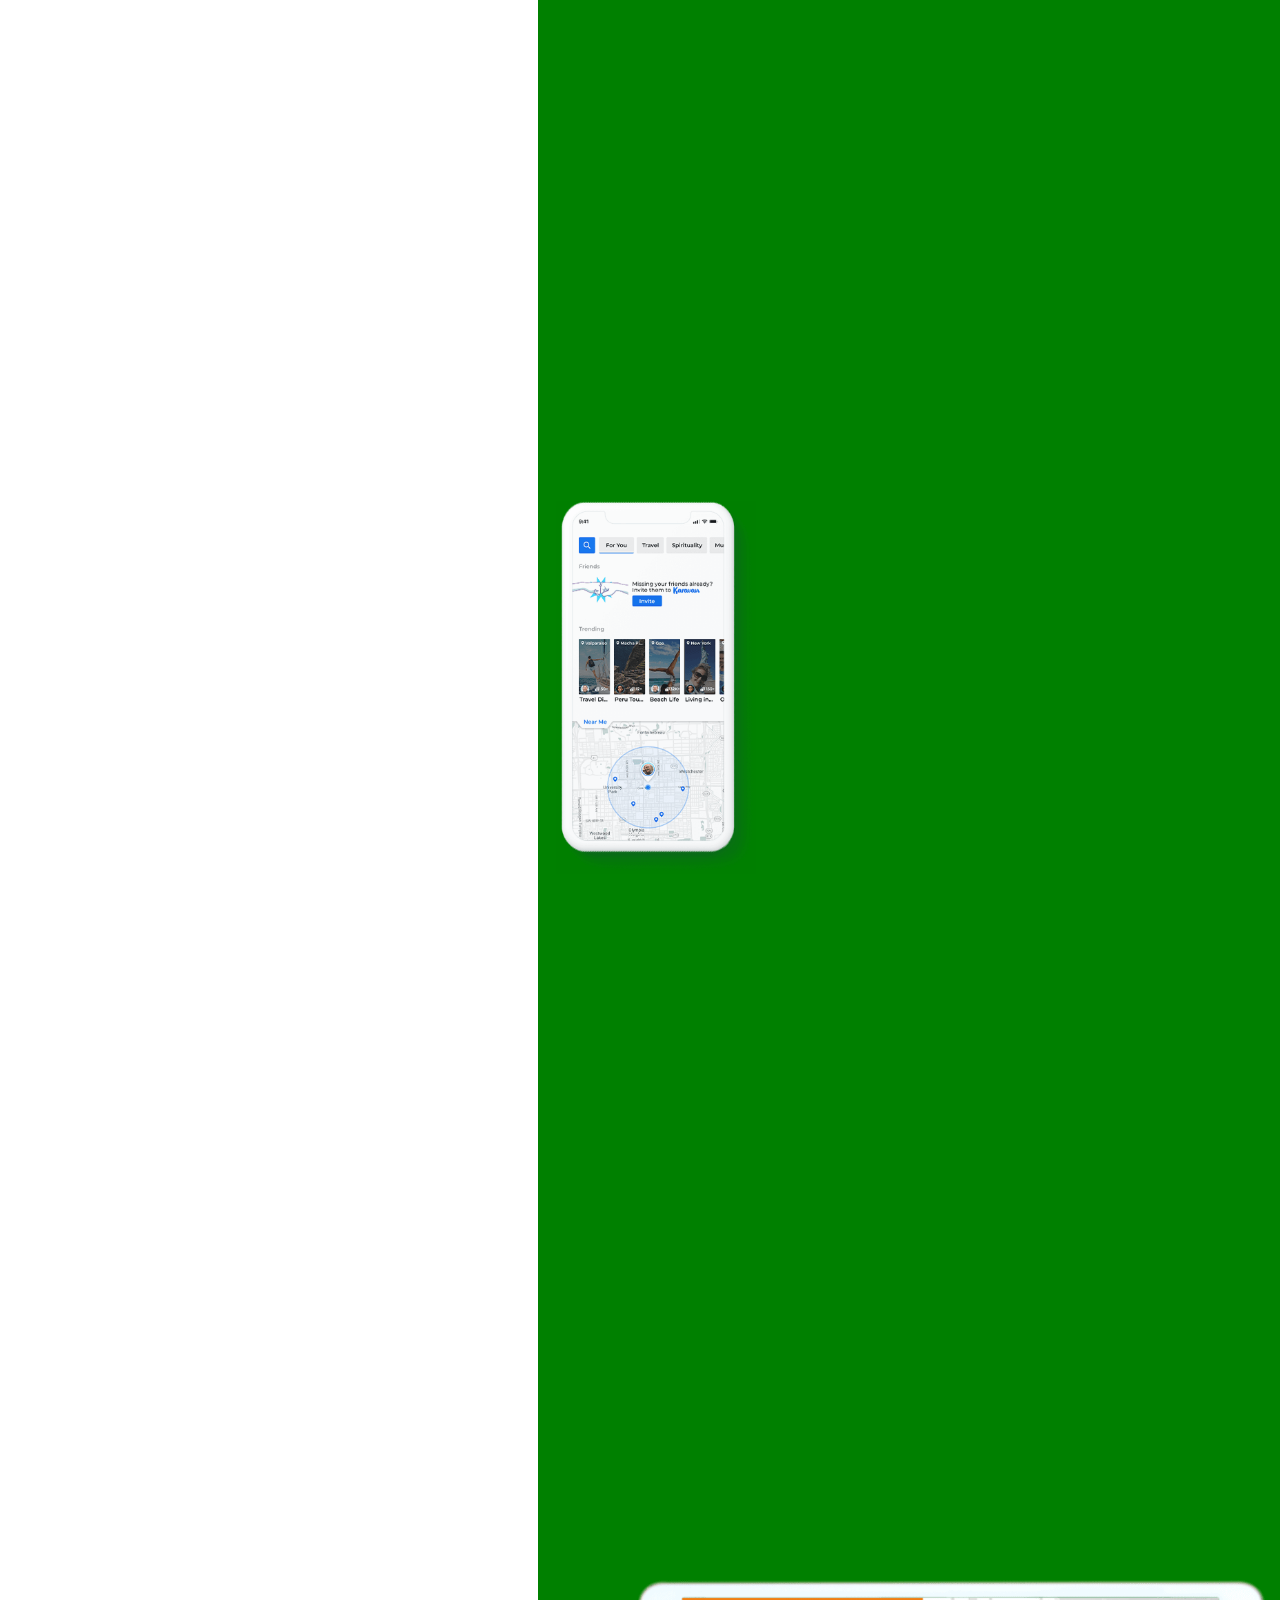
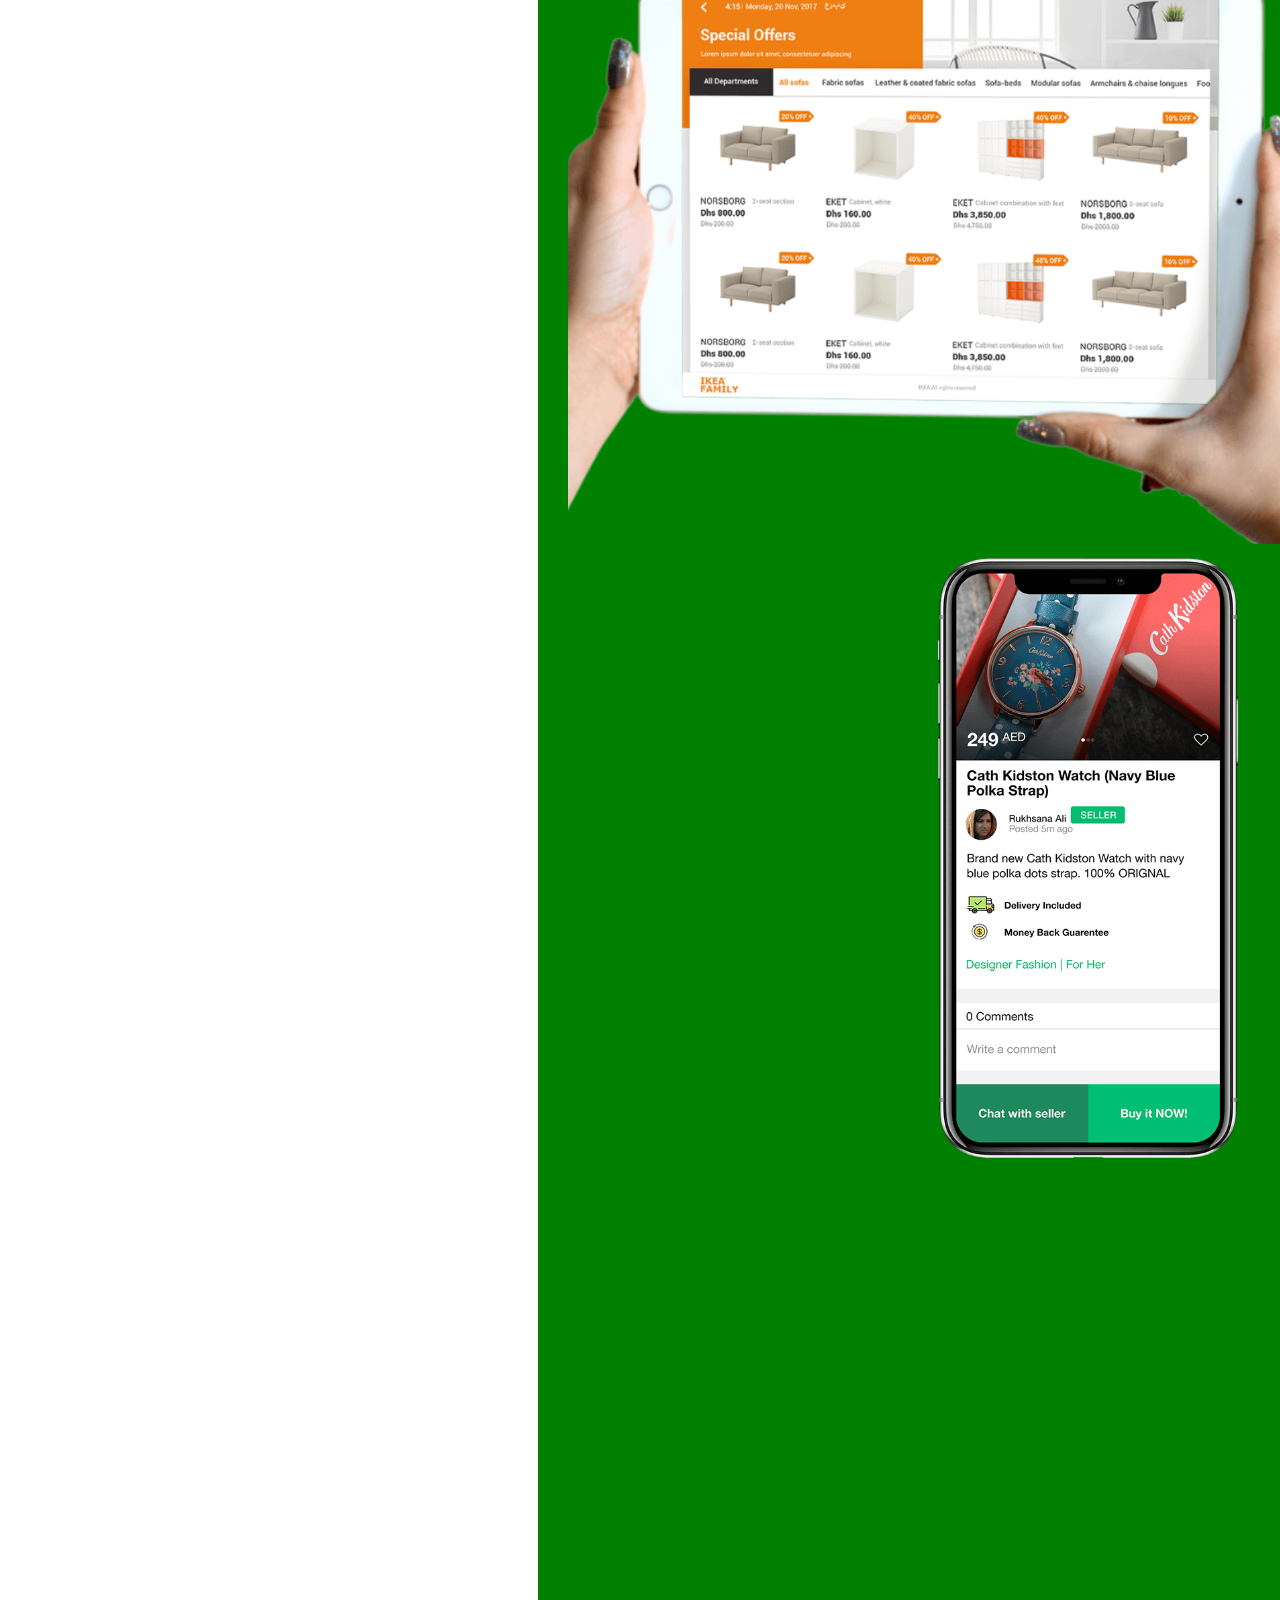
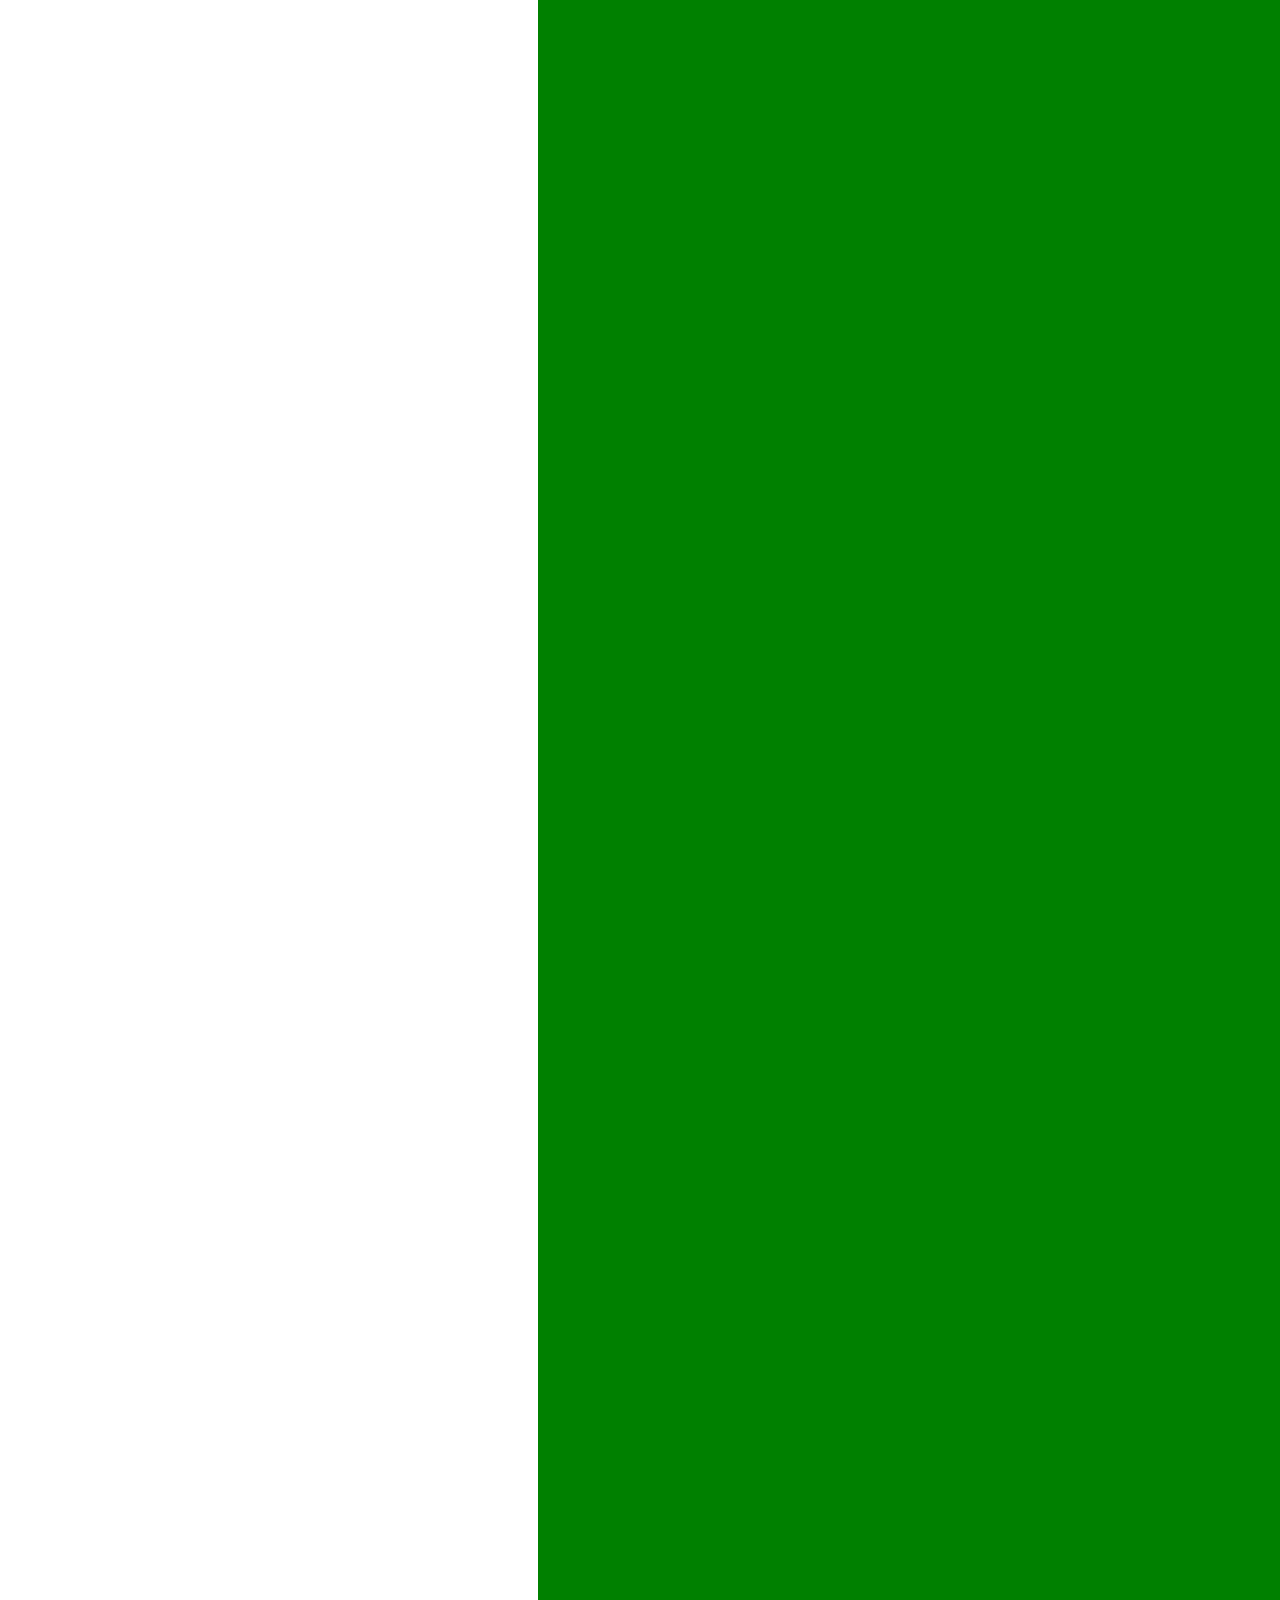
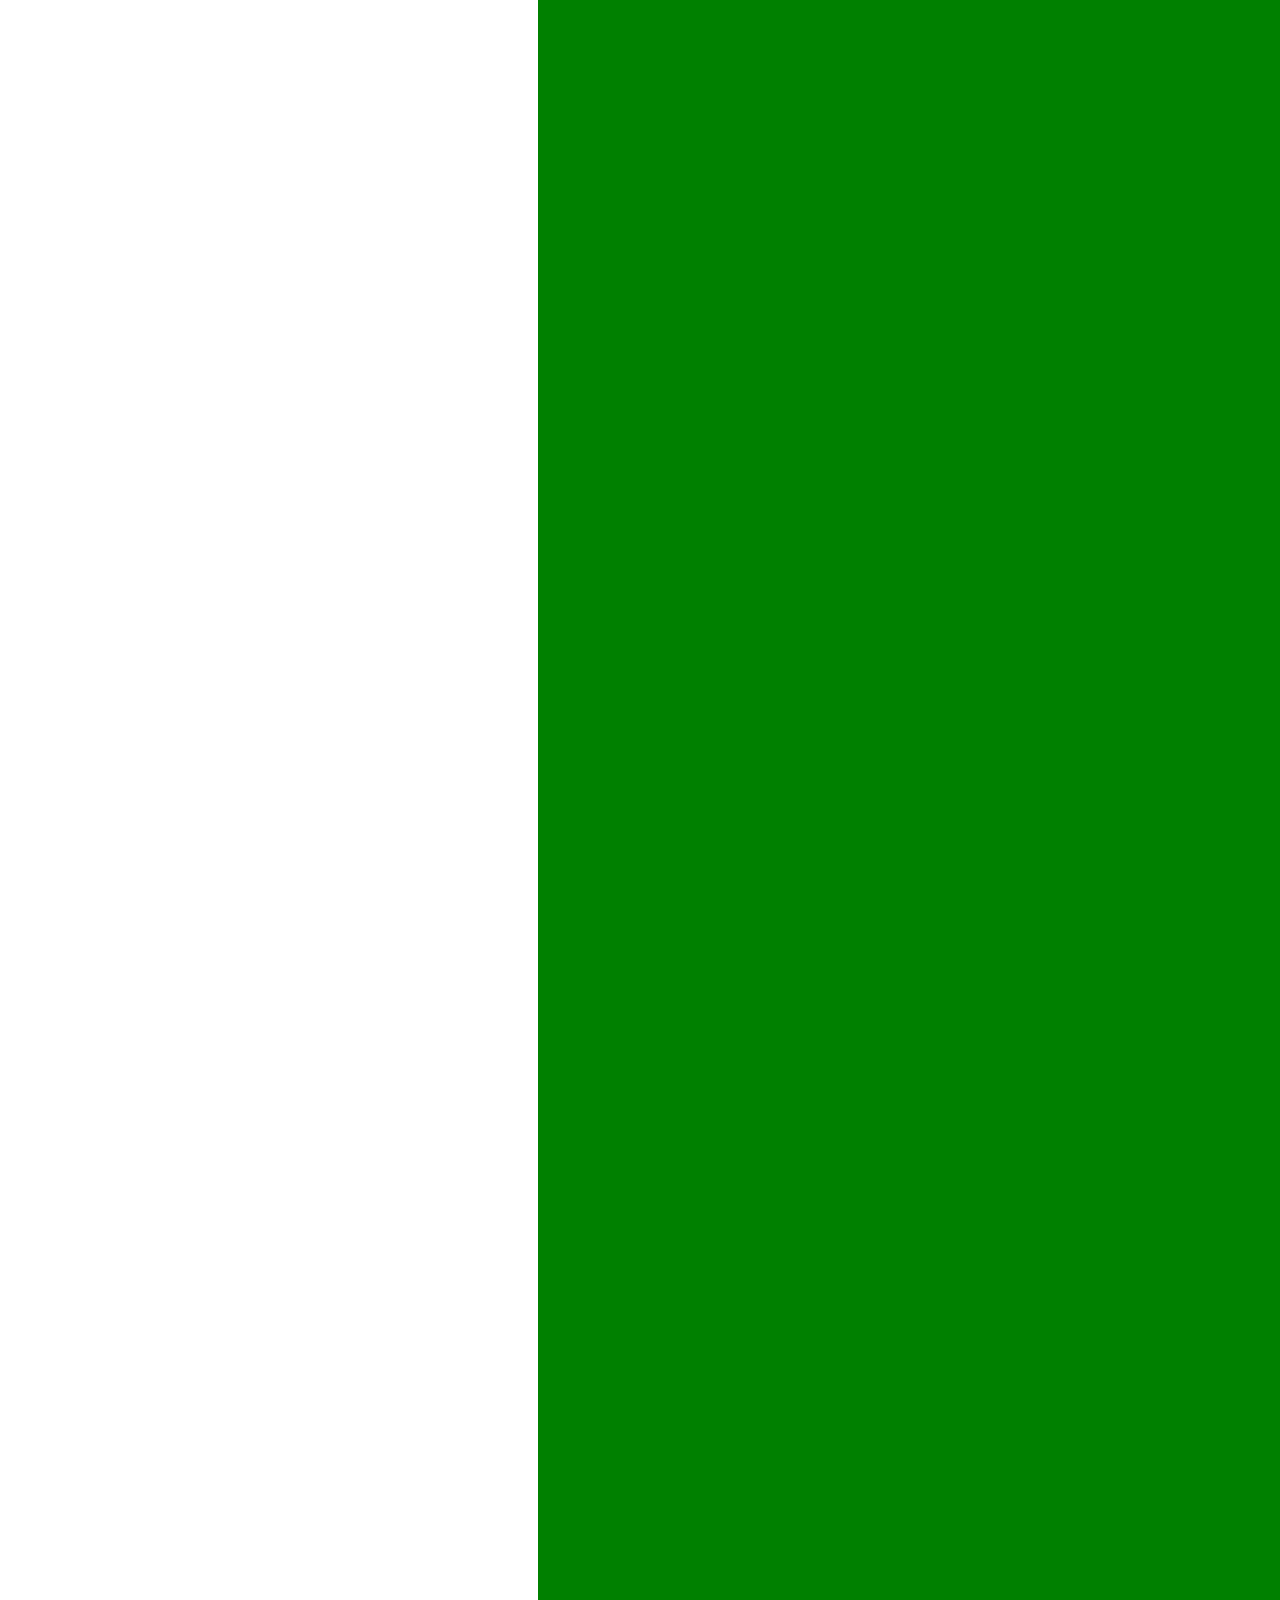
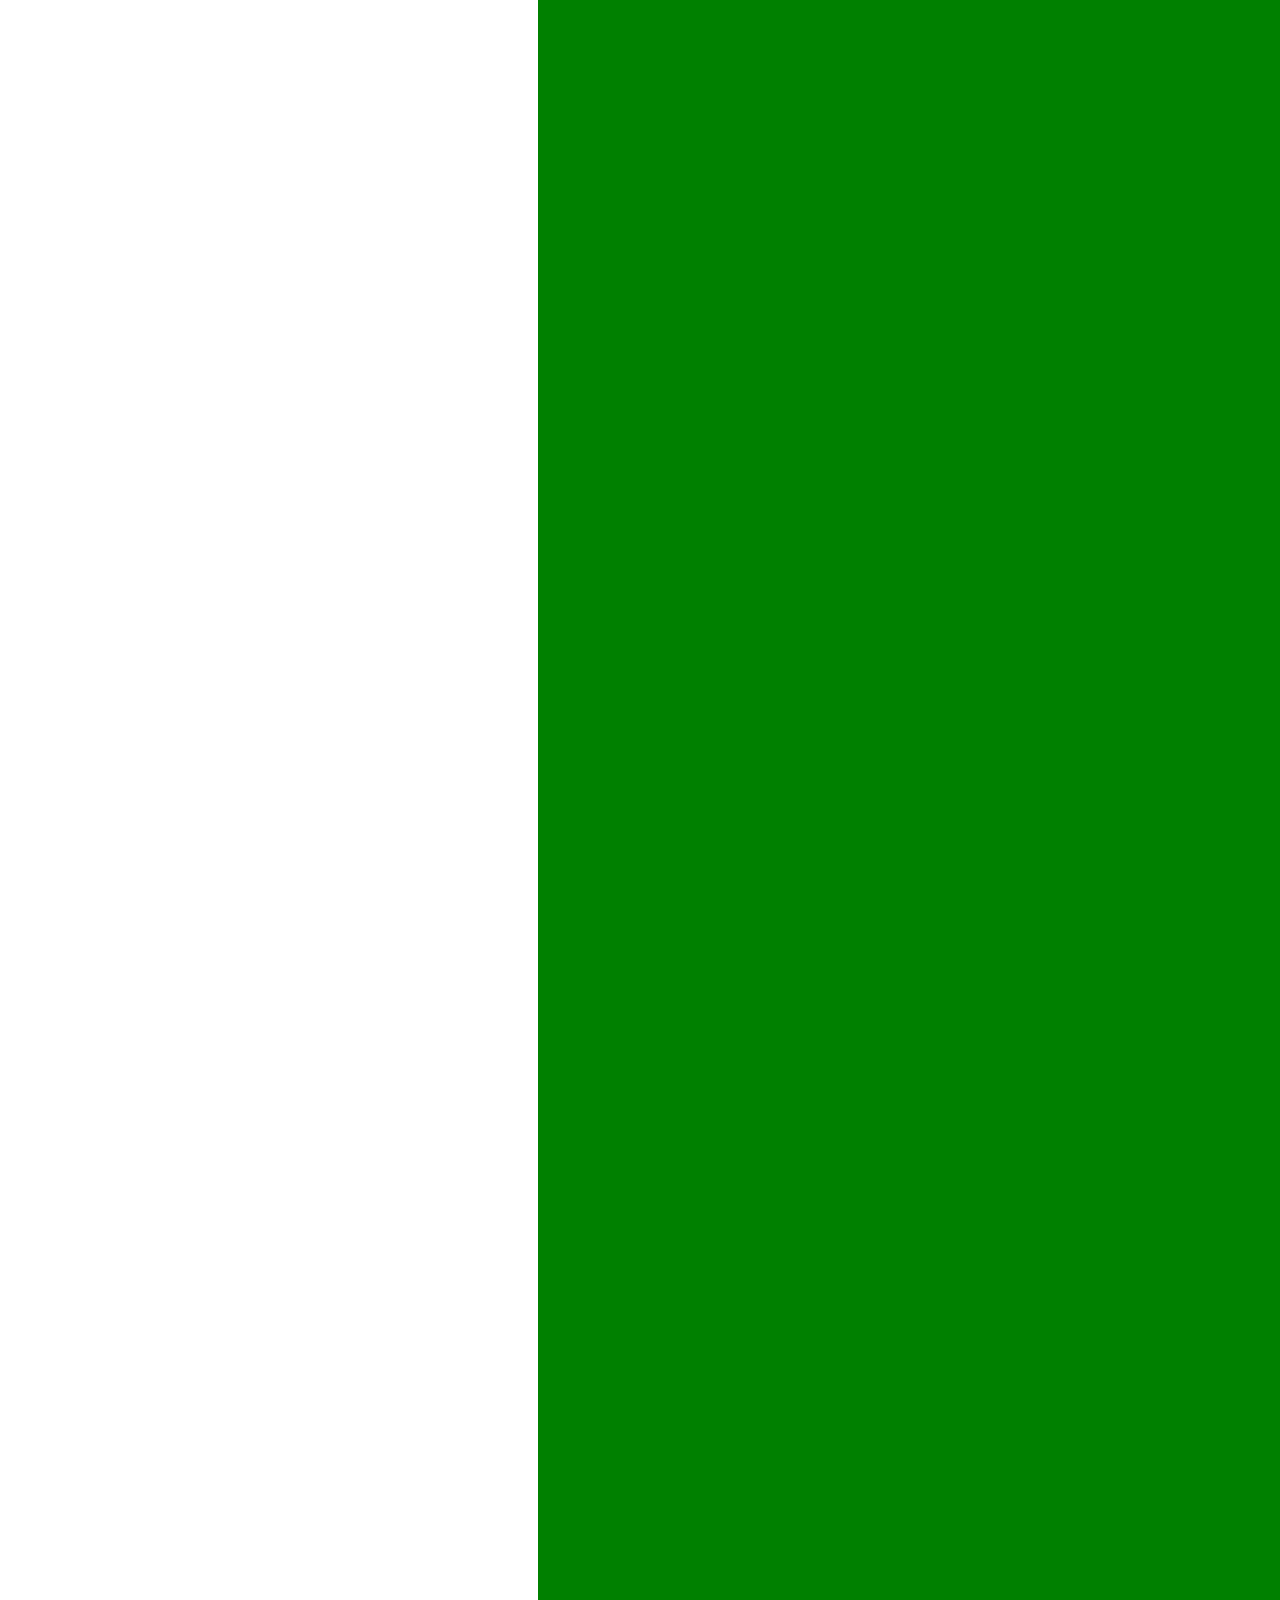
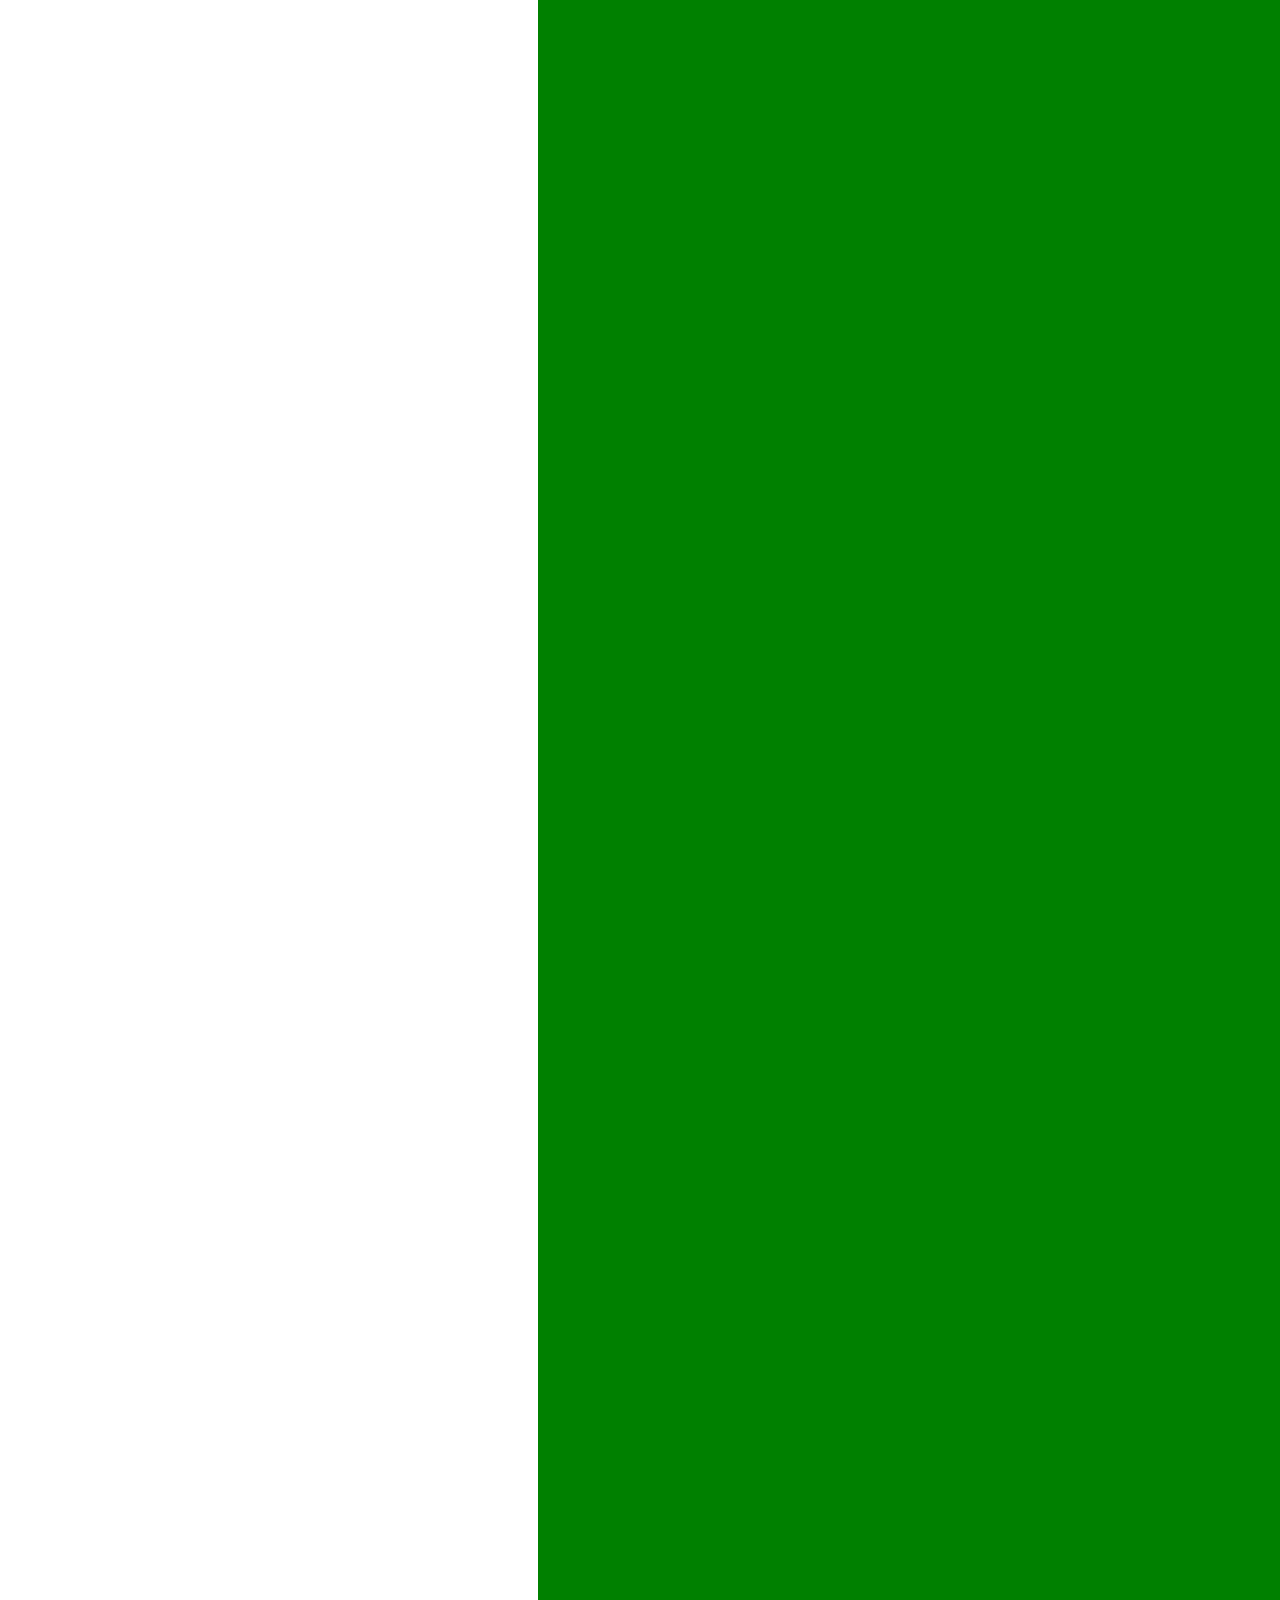
<file: indexclone.html>
<!DOCTYPE html>
<html lang="en">
<head>
    <meta charset="UTF-8">
    <link rel="stylesheet" href="index.css">
    <meta http-equiv="X-UA-Compatible" content="IE=edge">
    <meta name="viewport" content="width=device-width, initial-scale=1.0">
    <title>Document</title>
</head>
<body>
    <div class="main">
        <div class="content2" id="content2">
         
           
            <div class="outline" id="outline">
              
                <img src="svg with paths.svg" alt="" class="svgimage">
                  <div class="text" id="text">
                    <h1>25M+ Downloads</h1>
                    <p class="p2">on oppostore & google playstore</p>
                  </div>
                  <div class="text2" id="text2">
                    <h1>Bhanuprakash</h1>
                    <p class="p2">Is the perfect person</p>
                  </div>
                  
             
            </div>
            <div class="about">
              <img src="world-communication-awards-for-best-digital-experience.png" alt="" class="communication">
              <h1>ABC 123</h1>
              <p>we are the best</p>
              <p>Web developing Company</p>
              <p>In the world</p>
              <div class="skip">
                <h4 class="view">view core study</h4>
                <h5>skip</h5>

              </div>
            </div>
        </div>
        <div class="content3" id="content3" >
          <div class="images2">
            <img src="1.png" alt="" class="imaging1 " id="imaging1" >
          <img src="2.png" alt="" class="imaging2 " id="imaging2">
          </div> 
          <div class="phone2">
            <img src="veme-blockchain-app-developed.png" alt="Bhanuprakash" class="image4" id="imaging4">
            <img src="veme-app-ui-design.png" alt="Bhanuprakash" class="image5" id="imaging5">
          </div>
          <div class="phone3">
            
            <img src="pizza_box.png" alt="" class="pizza" id="pizza">
            <img src="domi-img1.png" alt="" class="image6" id="image6">
            <img src="dominos-bread1.png" alt="" class="bhadam1" id="bhadam1">
            <img src="dominos-bread.png" alt="" class="bhadam" id="bhadam">
            <img src="ux-strategy-for-mobile-app-devlopment.png" alt="" class="image7" id="image7">
          
          </div>
          <div class="phone4">
            <img src="karavan-social-networking-app-screen.png" alt="" class="image8" id="image8">
            <img src="social-networking-app-case-study.png" alt="" class="image9" id="image9">
            <img src="developers-for-social-media-app.png" alt="" class="image10" id="image10">
            <img src="karavan_2.png" alt="" class="image11" id="image11">
            <img src="karavan-social-networking-app-screen-2.png" alt="" class="image12" id="image12">
          </div>
          <div class="phone5">
           
            <img src="erp-app-development-service.png" alt="" class="image13" id="image13">
          </div>
          <div class="phone6">
         
            <img src="melltoo-img2.png" alt="" class="image14" id="image14">
            <img src="melltoo-img1.png" alt="" class="image15" id="image15">
          </div>
          <!-- <img src="phone-mockup.svg" alt="">

          <img src="phone-mockup.svg" alt=""> -->


        </div>
        
    </div>
    <script>
        let image2=document.getElementById('imaging2');
        let image1=document.getElementById('imaging1');
        let content2=document.getElementById('content2');
        let image4 =document.getElementById('imaging4');
        let image5 =document.getElementById('imaging5');
        let outline=document.getElementById('outline');
        let content3=document.getElementById('content3');
        let pizza=document.getElementById('pizza');
        let image6=document.getElementById('image6');
        let bhadam1=document.getElementById('bhadam1');
        let bhadam = document.getElementById('bhadam');
        let image7= document.getElementById('image7');
        let image8=document.getElementById('image8');
        let image9=document.getElementById('image9');
        let image10=document.getElementById('image10');
        let image11=document.getElementById('image11');
        let image12=document.getElementById('image12');
        let image13=document.getElementById('image13');
        let image14=document.getElementById('image14');
        let image15=document.getElementById('image15');
        let text=document.getElementById('text');
        let text2=document.getElementById('text2');
        var count=0;
        window.addEventListener('scroll',()=>{
            const triggerBotton= window.innerHeight / 5 *4;
            const imagetop1=image1.getBoundingClientRect().top;
            const imagetop2=image2.getBoundingClientRect().top;
            console.log("image1top"+imagetop1);
            console.log("image2top"+imagetop2);
            console.log("triggerbooton"+triggerBotton);
           let value= window.scrollY;
           console.log("value is"+ value);  
            
            if(value>5 && value<528)
            {
              image1.style=`visibility:visible;`
              image2.style=`visibility:visible;`
              image1.classList.add('show');
              image2.classList.add('show');
              count++;
              console.log("count is"+count);
              content2.style=`background-color: blueviolet;`
              outline.style=`background-color: blueviolet;`
              content3.style=` background-color:rgb(206, 218, 220);`;
              text.style=`visibility:hidden;`;
              text2.style=`visibility: visible;`;

              
            }
            else
            {
              image1.classList.remove('show');
              image2.classList.remove('show');
              image1.style=`visibility:hidden;`
              image2.style=`visibility:hidden;`
              console.log("Bhanuprakash");
            }
            
            if(value>750 && value <1180)
            {
              image4.style=`visibility:visible;`
              image5.style=`visibility:visible;`
              // image5.classList.remove('image5')
              image5.style = 'transform : translateY(-120%);';
              image4.style = 'transform : translateY(-30%);';
              content2.style=`background-color: rgb(63, 63, 231);`
              outline.style=`background-color: rgb(63, 63, 231);`
              content3.style=`background-color: rgb(12, 12, 77);`;
              
              // image5.classList.add('show2');
            }
            else{
              image5.style='transform:translateY(-400%);';
              image4.style='transform:translateY(380%);';
              image4.style=`visibility:hidden;`
              image5.style=`visibility:hidden;`
            }
            if(value>1400 && value<2162)
            {
              image6.style=`visibility:visible;`
              image7.style=`visibility:visible;`
              bhadam.style=`visibility:visible;`
              bhadam1.style=`visibility:visible;`
              pizza.classList.add('pizza2');
             
              image6.classList.add('image62');
              bhadam1.classList.add('bhadam12');
              bhadam.classList.add('bhadam2');
              image7.classList.add('image72');
              content2.style=`background-color: rgb(53, 59, 77);`
              outline.style=`background-color: rgb(53, 59, 77);
              
              `
              content3.style=`background-color:black;`;
            }
            else{
              pizza.classList.remove('pizza2');
              image6.classList.remove('image62');
              bhadam1.classList.remove('bhadam12');
              bhadam.classList.remove('bhadam2');
              image7.classList.remove('image72');
              image6.style=`visibility:hidden;`
              image7.style=`visibility:hidden;`
              bhadam.style=`visibility:hidden;`
              bhadam1.style=`visibility:hidden;`
            }
            if(value>2485 && value<3000)
            {
              image8.classList.add('image28');
              image9.classList.add('image29');
              image10.classList.add('image210');
              image11.classList.add('image211');
              image12.classList.add('image212');
              content3.style=`background-color:skyblue;`;
              content2.style=`background-color:blue;`
              outline.style=`background-color: blue;`
              
            }
            else{
              image8.classList.remove('image28');
              image9.classList.remove('image29');
              image10.classList.remove('image210');
              image11.classList.remove('image211');
              image12.classList.remove('image212');
            }
            if(value>3350 && value<3934)
            {
              image13.classList.add('image213'); 
              content2.style=`background-color:blue;`
              outline.style=`background-color: blue;`
            }
            else{
              image13.classList.remove('image213');
            }
            if(value > 4557 && value < 4947)
            {
              image14.classList.add('image214');
              image15.classList.add('image215');
              content3.style=`background-color:rgb(106, 187, 106);`;
              content2.style=`background-color:green;`
              outline.style=`background-color: green;`
            }
            else{
              image14.classList.remove('image214');
              image15.classList.remove('image215');
            }
            // }


                // image1.classList.add('show');
          // if(imagetop1 < 2300 && imagetop2 < -2400 )
          // {
          //   image1.classList.add('show');
          //   image2.classList.add('show');

            
          // }
          // if(imagetop1 <-200 && im   agetop2 <-200)

          // {
          //   image1.classList.add('show');
          //   image2.classList.add('show');
          // }

          // if(imagetop1  > triggerBotton)
          // {
          //   image1.classList.add('show');
          //  image2.classList.add('show');
          // }
          // else
          // {
          //   image1.classList.remove('show');
          //  image2.classList.remove('show');
          // }
           
            
        })
    </script>
</body>
</html>
</file>
<file: index.css>
*{
 margin: 0;
 padding: 0;
}
.main{
    display: flex;
}
.content2{
    position: fixed;
    width: 42%;
    height: 100vh;
   
    z-index: 9;
}
.content3{
    position: absolute;
    right: 0px;
    height: 2900%;
    width: 58%;
    
    background-color: green;
    padding-bottom: 300px;
}
.text{
    position: absolute;
    top: 120px;
    color: white;
}
.text h1{
    margin-right: 15px;
}
.text p{
    margin-left: 30px;
    color: palevioletred;
}
.outline{
    width: 300px;
    position: absolute;
    height: 300px;
   
    right: -90px;
    border-radius: 50%;
    overflow: visible;
   
    
}
.outline{
    top: 90px;
    /* background-color: blueviolet; */
    
 
  
    /* background-image: url('svg\ with\ paths.svg'); */
}
.svgimage .svgimage{
    background-color: blueviolet;
}
.images2{
    display: flex;
}
.images2 img{
    width: 350px;
    height: 600px;
}
.content3 img{
    margin-bottom: 600px;
    margin-left: 30px;
}
.imaging1{
    transform: translateY(400%);
    transition: transform 1.8s ease;
   
    margin-top: 200px;
}
.imaging2{
    transform: translateY(400%);
    transition: transform 1.8s ease;
    margin-top: 200px;
   
}
.show{
    transform: translateY(0);
   
}
.show2{
    transform: translateY(-300%);
    background-color: red;
    
}

.inner{
    width: 245px;
    height: 245px;
    border-radius: 50%;
    position: absolute;
    top: 3px;
    right: 1.5px;
    background-color: rgb(3, 3, 44);
}
.covering{
    position: absolute;
    width: 120px;
    height:280px;
   right: 150px;
   top: 30px;
   overflow: visible;
   z-index: 9;
   background-color: rgb(3, 3, 44);
   /* background-color: green; */


}
.inner{
   color: white;
   z-index: 9;
}
.inner .p1{
    position: absolute;
    top: 60px;
    right: 230px;
}
.inner h1{
    position: absolute;
    top: 90px;
    right:110px;
    z-index: 9;
  
    width: 200px;
    margin-left: 300px;
}
.inner .p2{
    position: absolute;
    top: 135px;
    right: 10px;
    width: 200px;
}
.about{
    position: absolute;
    color: white;
    bottom: 20px;
    padding: 30px;
    
}
.about h1{
    padding-bottom:10px;
}
.about p{
    padding-bottom: 5px;
}
.skip{
    margin-top: 30px;
    display: flex;
    width: 100%;
    align-items: center;
    justify-content:space-between;
    font-size: 18px;
    color: palevioletred;
    }
.phone2{
   
    display: flex;
}
.phone2{
    display: flex;
    width: 100%;
    align-items: center;
    justify-content: center;
}
.phone2 img{
    width: 250px;
    height: 500px;
   
}
.about .communication{
    width: 280px;
    height: 70px;
}
.about p{
    color:palevioletred;
}
.image4{
    transform: translateY(180%);
    transition: transform 1.8s ease;
}
.image5{
    transform: translateY(100%);
    transition: transform 1.8s ease;
    
}
.phone3{
    
    position: absolute;
    width: 100%;
    margin-top: -900px;
   
}
/* .pizza{
    transform: translateY(-2900px);
    transition: transform 1.8s ease;
}
.image6{
    transform: translateY(2900px);
    transition: transform 1.8s ease;
}
.bhadam1{
    transform: translateY(2900px);
    transition: transform 1.8s ease;
}
.bhadam{
    transform: translateY(-8900px);
    transition: transform 1.8s ease;
}
.image7{
    transform: translateY(-2900px);
    transition: transform 1.8s ease;
} */
.phone3 .image7{
    position: absolute;
    top: 80px;
    right: 100px;
    width: 200px;
    transform: translateY(-2900px);
    transition: transform 1.8s ease;
}
#pizza{
    transform: translateY(-2900px);
    transition: transform 1.8s ease;
}
.bhadam{
    position: absolute;
    top: -50px;
    right: 5px;
    width: 80px;
    transform: translateY(-2900px);
    transition: transform 1.8s ease;
}
.image6{
    position: absolute;
    top:350px;
    left: 50px;
    transform: translateY(2900px);
    transition: transform 1.8s ease;
}
.bhadam1{
    position: absolute;
   top: 600px;
   right: 5px;
   transform: translateY(2900px);
   transition: transform 1.8s ease;
    
 
}



.phone3 .image72{
    position: absolute;
    top: 80px;
    right: 100px;
    width: 200px;
    transform: translateY(-60px);
    transition: transform 1.8s ease;
}
.pizza2{
    transform: translateY(90px);
    transition: transform 1.8s ease;
   
}
.bhadam2{
    position: absolute;
    top: -50px;
    right: 5px;
    width: 80px;
    transform: translateY(60px);
    transition: transform 1.8s ease;
}
.image62{
    position: absolute;
    top:350px;
    left: 50px;
    transform: translateY(-80px);
    transition: transform 1.8s ease;
}
.bhadam12{
    position: absolute;
   top: 600px;
   right: 5px;
   transform: translateY(-40px);
   transition: transform 1.8s ease;
    
 
}
.phone4{
    
    margin-top: -100px;
}
.image8{
    position: relative;
    width: 200px;
    top: -180px;
    transform: translateY(-2940px);
   transition: transform 1.8s ease;
    
    
}
.image9{
    position: relative;
    width: 200px;
    top: 600px;
    right: 5px;
    top: -30px;
    transform: translateY(-2940px);
    transition: transform 1.8s ease;
    
}
.image10{
    position: relative;
    width: 250px;
    right:2px;
    top:60px ;
    transform: translateY(-2940px);
    transition: transform 1.8s ease;
}
.image11{
    position: relative;
    width: 200px;
    left: 5px;
    top: -660px ;
    transform: translateY(2940px);
    transition: transform 1.8s ease;
}
.image12{
    position: relative;
    width:200px;
    top: -490px;
    right: 12px;
    transform: translateY(2940px);
    transition: transform 1.8s ease;
}
.image28{
    position: relative;
    width: 200px;
    top: -180px;
    transform: translateY(230px);
   transition: transform 1.8s ease;
    
    
}
.image29{
    position: relative;
    width: 200px;
    top: 600px;
    right: 5px;
    top: -30px;
    transform: translateY(230px);
    transition: transform 1.8s ease;
    
}
.image210{
    position: relative;
    width: 250px;
    right:2px;
    top:60px ;
    transform: translateY(230px);
    transition: transform 1.8s ease;
   
}
.image211{
    position: relative;
    width: 200px;
    left: 5px;
    top: -660px ;
    transform: translateY(250px);
    transition: transform 1.8s ease;
}
.image212{
    position: relative;
    width:200px;
    top: -490px;
    right: 12px;
    transform: translateY(250px);
    transition: transform 1.8s ease;
}
.text{
    
    visibility: hidden;
    position: absolute;
    top: 200px;
    color: white;
}
.text21{
    visibility: visible;
    position: absolute;
    top: 180px;
    right: 140px;
    color: white;
    transform: translateY(-60px);
    transition: transform 0.8s ease;

    visibility: visible;
}
.text2{
    visibility: hidden;
    position: absolute;
    top: 200px;
    color: white;
    /* transform: translateY(-60px);
    transition: transform 0.8s ease; */

    
}

.text22{
    visibility: visible;
    position: absolute;
    top: 180px;
    right: 140px;
    color: white;
    transform: translateY(-60px);
    transition: transform 0.8s ease;

    visibility: visible;
}
.text3{
    visibility: hidden;
    position: absolute;
    top: 200px;
    color: white;
}
.text23{
    visibility: visible;
    position: absolute;
    top: 180px;
    right: 140px;
    color: white;
    transform: translateY(-60px);
    transition: transform 0.8s ease;

    visibility: visible;
}
.text4{
    visibility: hidden;
    position: absolute;
    top: 200px;
    color: white;
}
.text24{
    visibility: visible;
    position: absolute;
    top: 180px;
    right: 100px;
    color: white;
    transform: translateY(-60px);
    transition: transform 0.8s ease;

    visibility: visible;
}
.text5{
    visibility: hidden;
    position: absolute;
    top: 200px;
    color: white;
}
.text25{
    visibility: visible;
    position: absolute;
    top: 180px;
    right: 100px;
    color: white;
    transform: translateY(-60px);
    transition: transform 0.8s ease;

    visibility: visible;
}
.text6{
    visibility: hidden;
    position: absolute;
    top: 200px;
    color: white;
}
.text26{
    visibility: visible;
    position: absolute;
    top: 180px;
    right: 100px;
    color: white;
    transform: translateY(-60px);
    transition: transform 0.8s ease;

    visibility: visible;
}
.phone5{
    margin-top: -900px;
    width: 100%;
    height:1200px;
   
    background-image: url('interior.jpg');
    background-size: cover;
}
.image13{
    width: 750px;
    margin-left: -15px;
    transform: translateY(3350px);
    transition: transform 1.8s ease;
}
.image213{
    width: 750px;
    margin-left: -15px;
    transform: translateY(-50px);
    transition: transform 1.8s ease;
}
.phone6{
    display: flex;
    width: 100%;
  
}
.phone6 img{
    width: 300px;
    height: 600px;
}
.image14{
    position: absolute;
    right: 300px;
    z-index: 9;
    width: 340px;
    transform: translateY(-9850px);
    transition: transform 1.8s ease;
    
}
.image15{
    position: relative;
    right: -370px;
    top: -20px;
    transform: translateY(2850px);
    transition: transform 1.8s ease;
}
.image214{
    position: absolute;
    right: 300px;
    z-index: 9;
    width: 340px;
    transform: translateY(50px);
    transition: transform 1.8s ease;
    
}
.image215{
    position: relative;
    right: -370px;
    top: -20px;
    transform: translateY(50px);
    transition: transform 1.8s ease;
}
.about1{
    visibility: hidden;
    position: absolute;
    right: 350px;
    top: 600px;
    
}
.about21{
  visibility: visible;
    position: absolute;
    right: 350px;
    top: 600px;
    transform: translateY(-90px);
    transition: transform 1.8s ease;
    color: white;
}
.about{
    visibility: hidden;
    position: absolute;
    right: 350px;
    top: 600px;
}
.aboutadd{
    visibility: visible;
    position: absolute;
    right: 250px;
    top: 480px;
    transform: translateY(-90px);
    transition: transform 1.8s ease;
    color: white;
}
.about3{
    visibility: hidden;
    position: absolute;
    right: 350px;
    top: 600px;
}
.about23{
    visibility: visible;
    position: absolute;
    right: 350px;
    top: 600px;
    transform: translateY(-90px);
    transition: transform 1.8s ease;
    color: white;
}
.about4{
    visibility: hidden;
    position: absolute;
    right: 350px;
    top: 600px;
}
.about24{
    visibility: visible;
    position: absolute;
    right: 350px;
    top: 600px;
    transform: translateY(-90px);
    transition: transform 1.8s ease;
    color: white;
}
.about5{
    visibility: hidden;
    position: absolute;
    right: 350px;
    top: 600px;
}
.about25{
    visibility: visible;
    position: absolute;
    right: 350px;
    top: 600px;
    transform: translateY(-90px);
    transition: transform 1.8s ease;
    color: white;
}
.about6{
    visibility: hidden;
    position: absolute;
    right: 350px;
    top: 600px;
}
.about26{
    visibility: visible;
    position: absolute;
    right: 250px;
    top: 480px;
    transform: translateY(-90px);
    transition: transform 1.8s ease;
    color: white;
}
</file>
